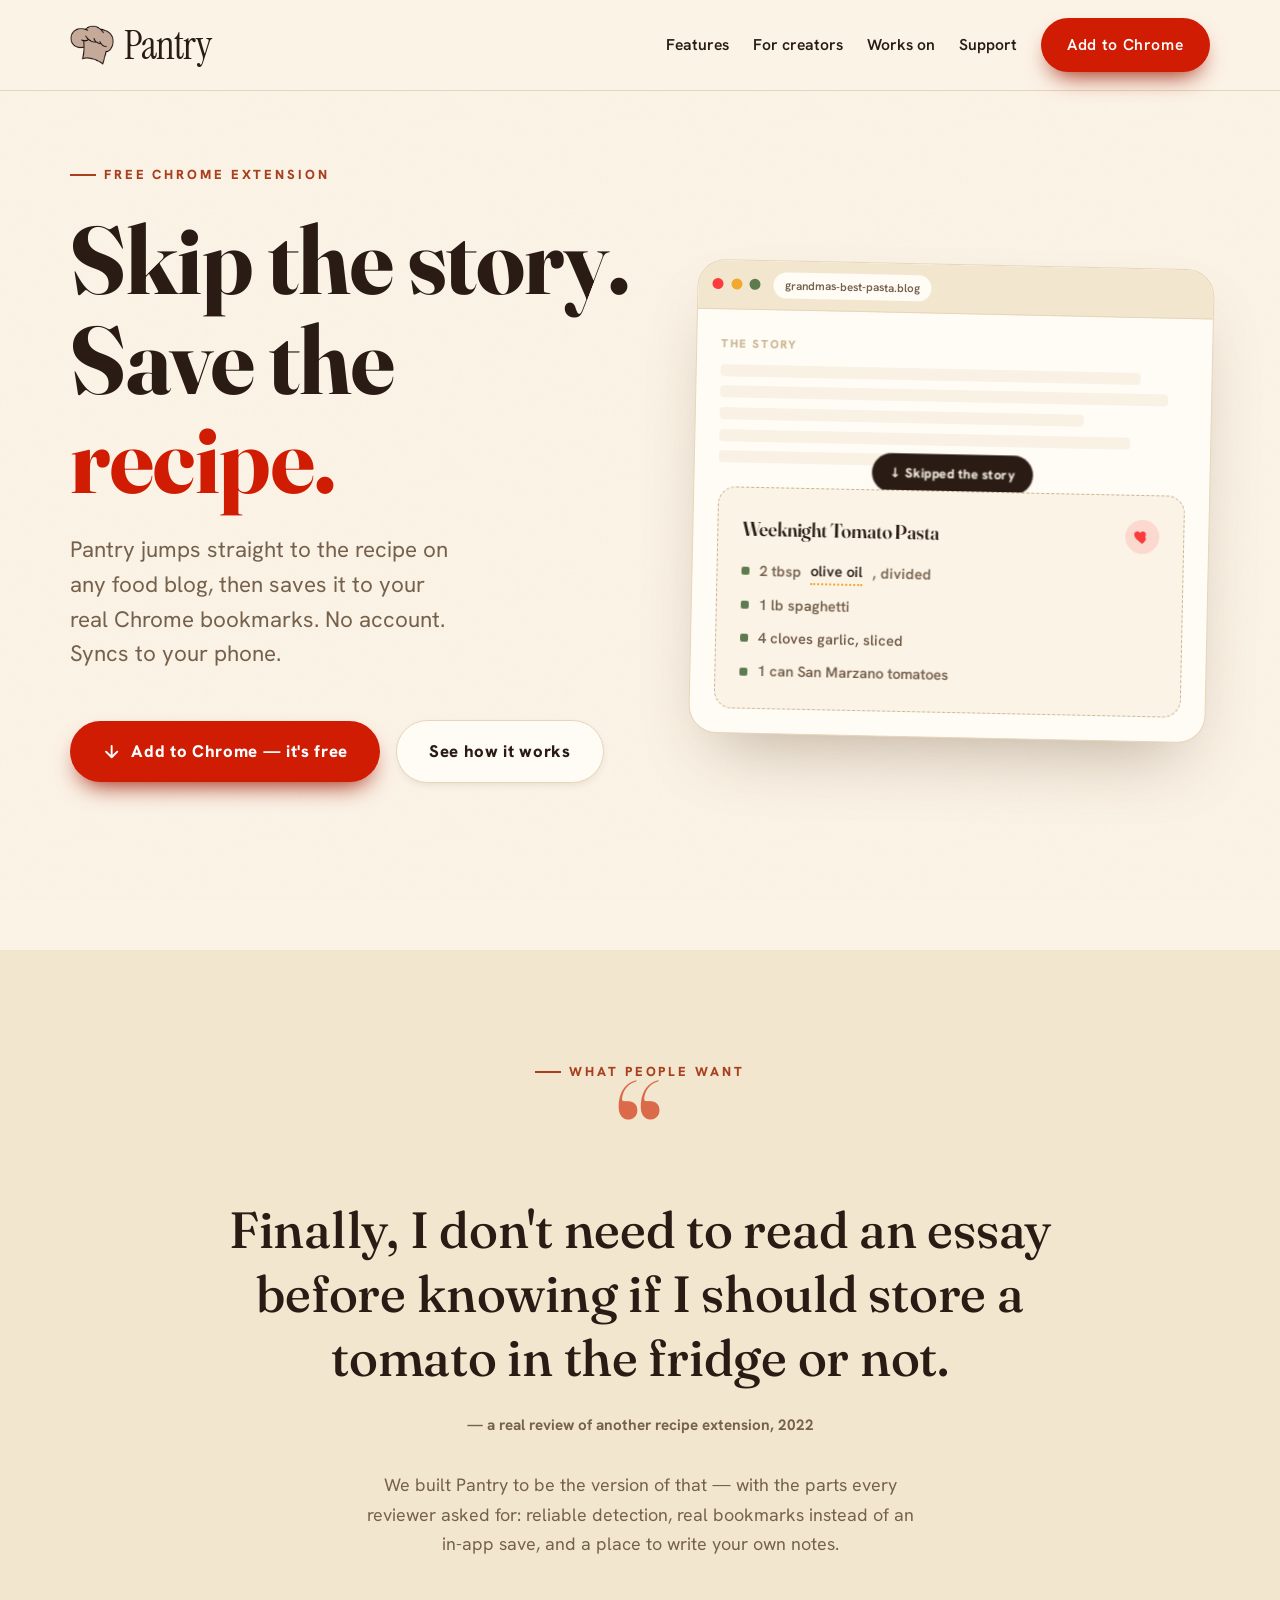
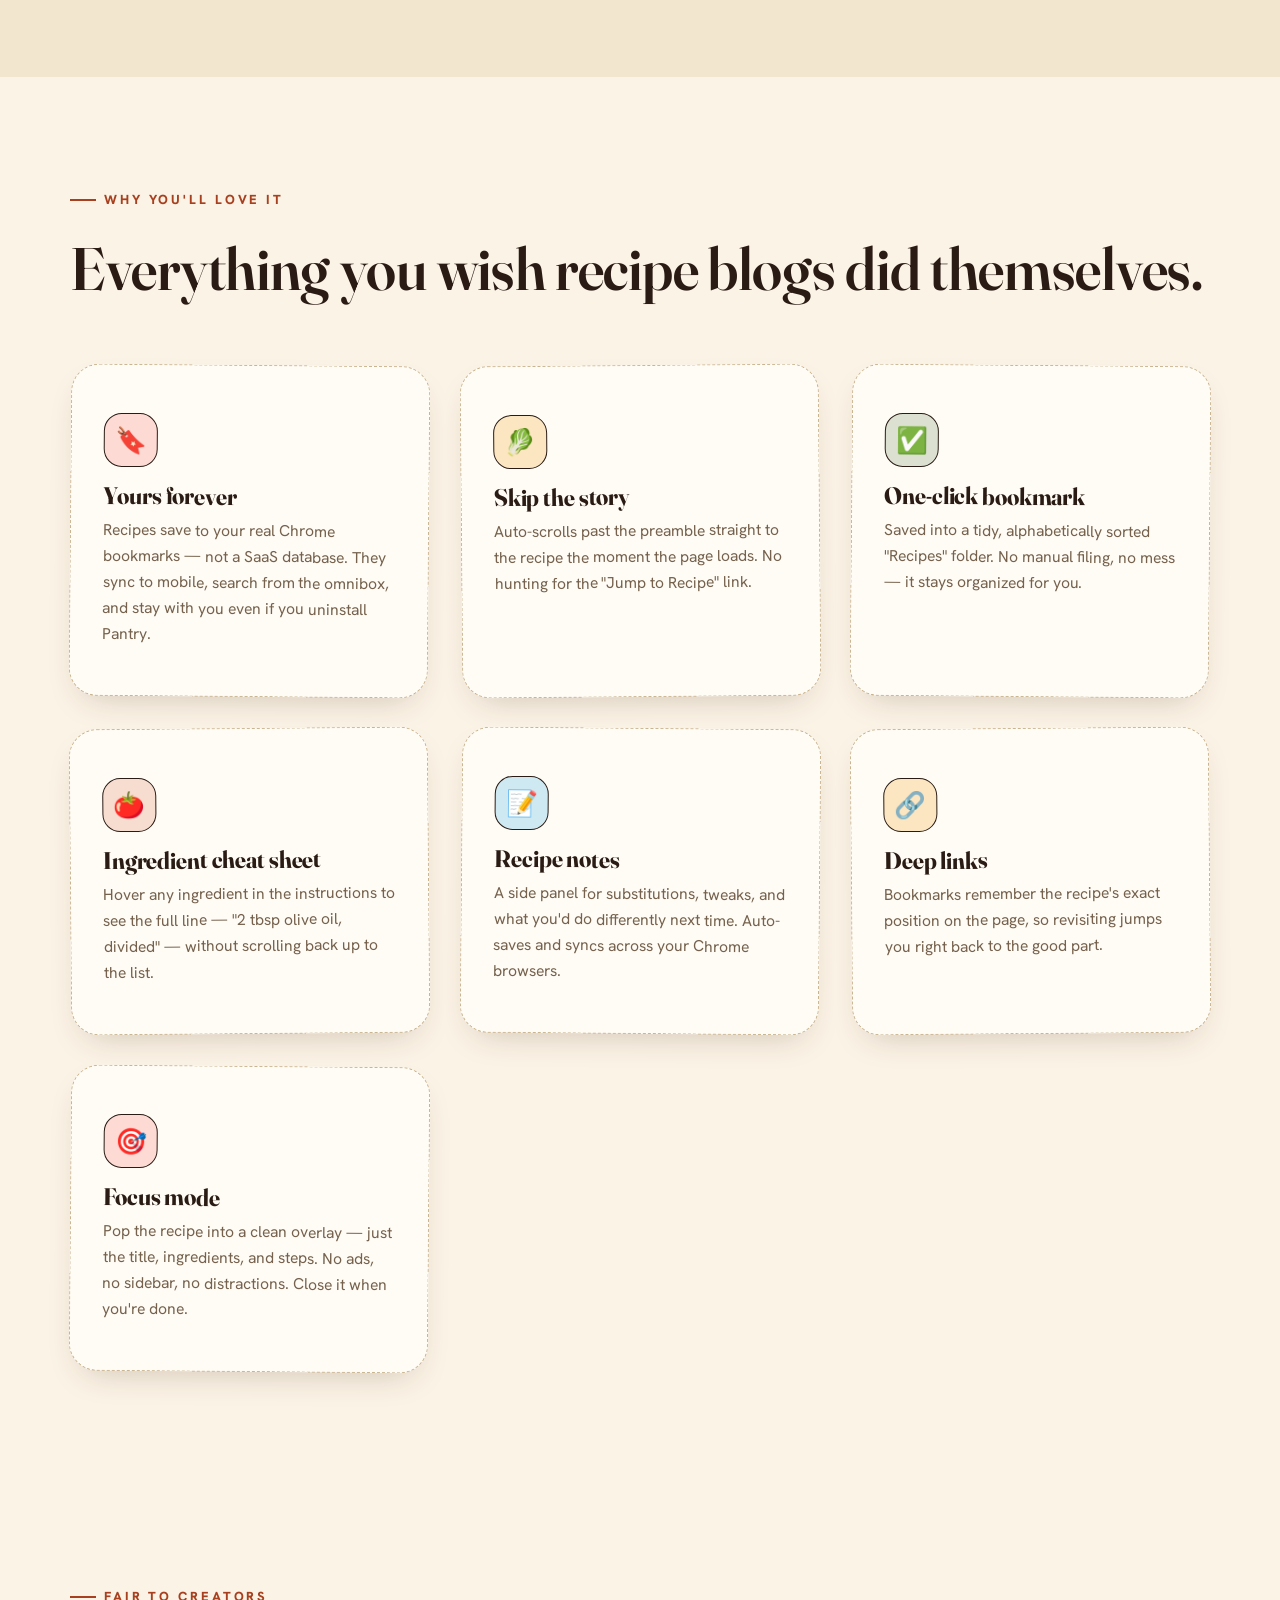
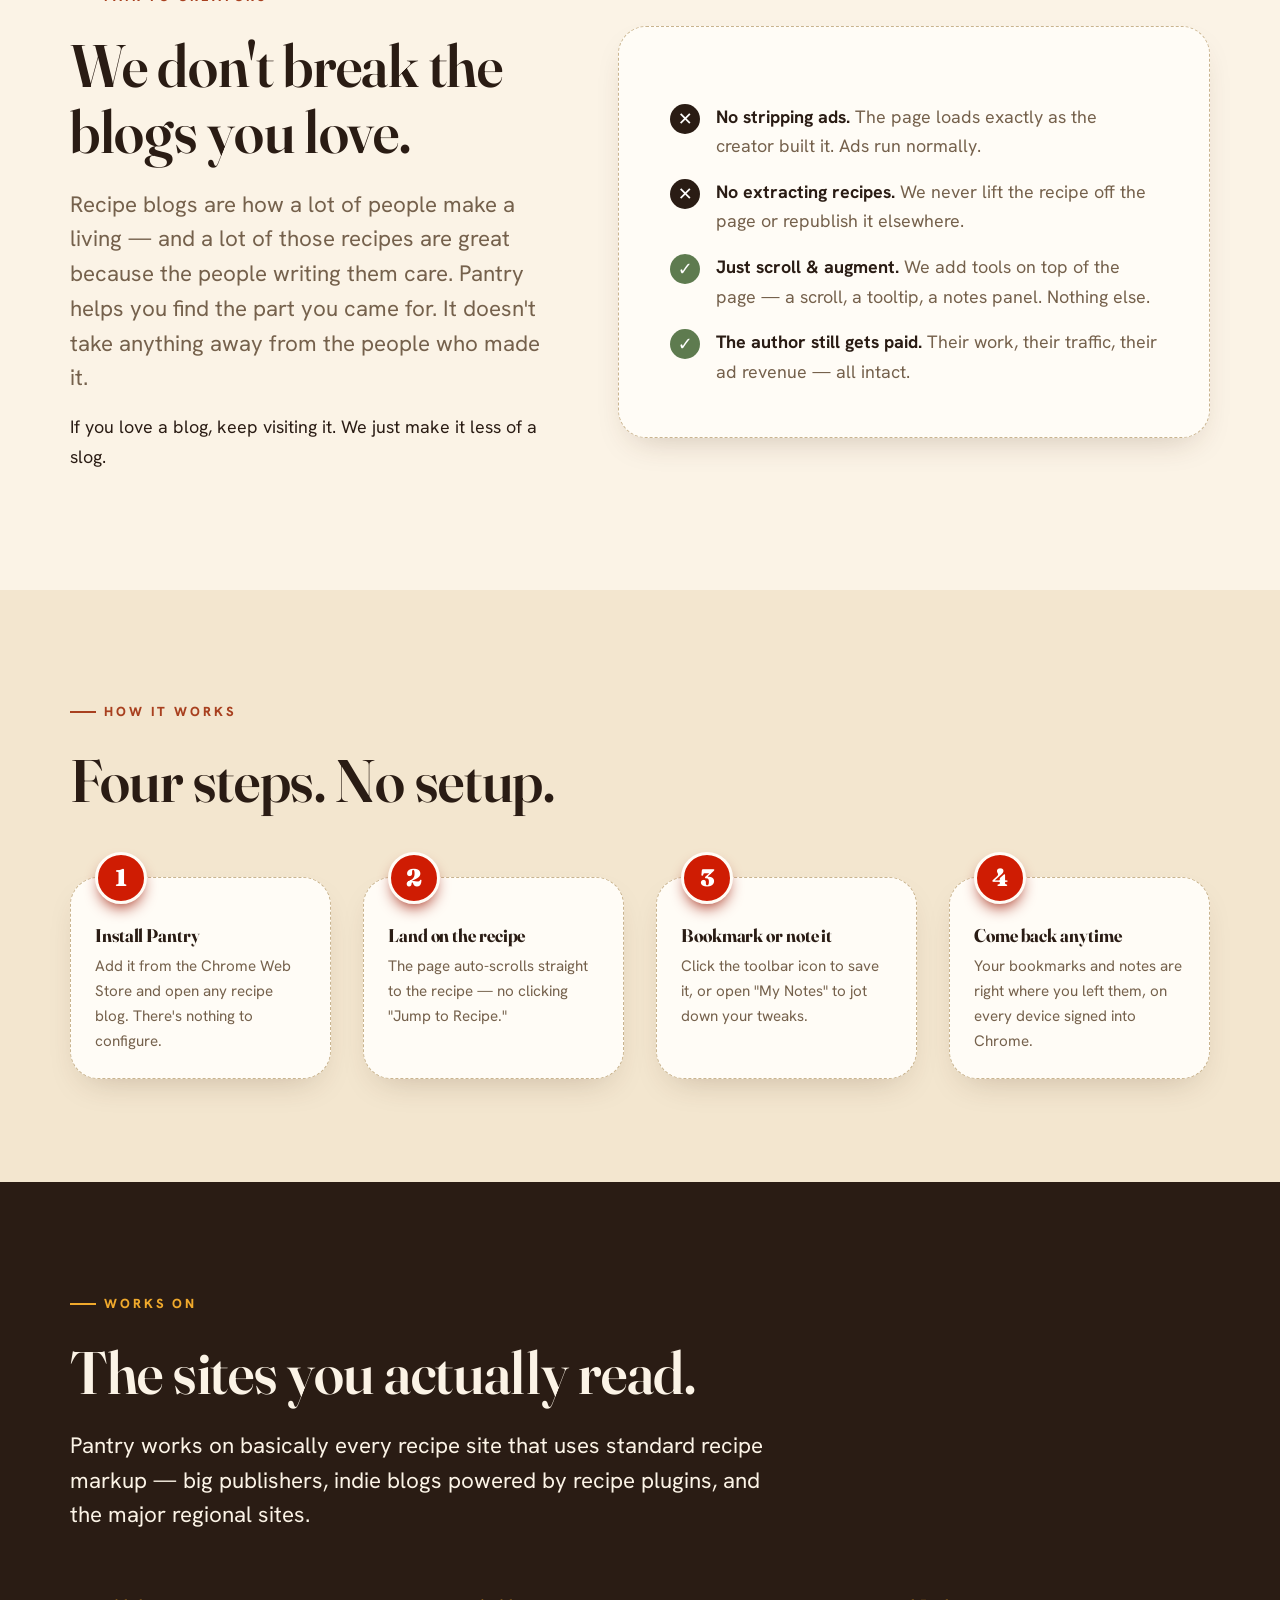
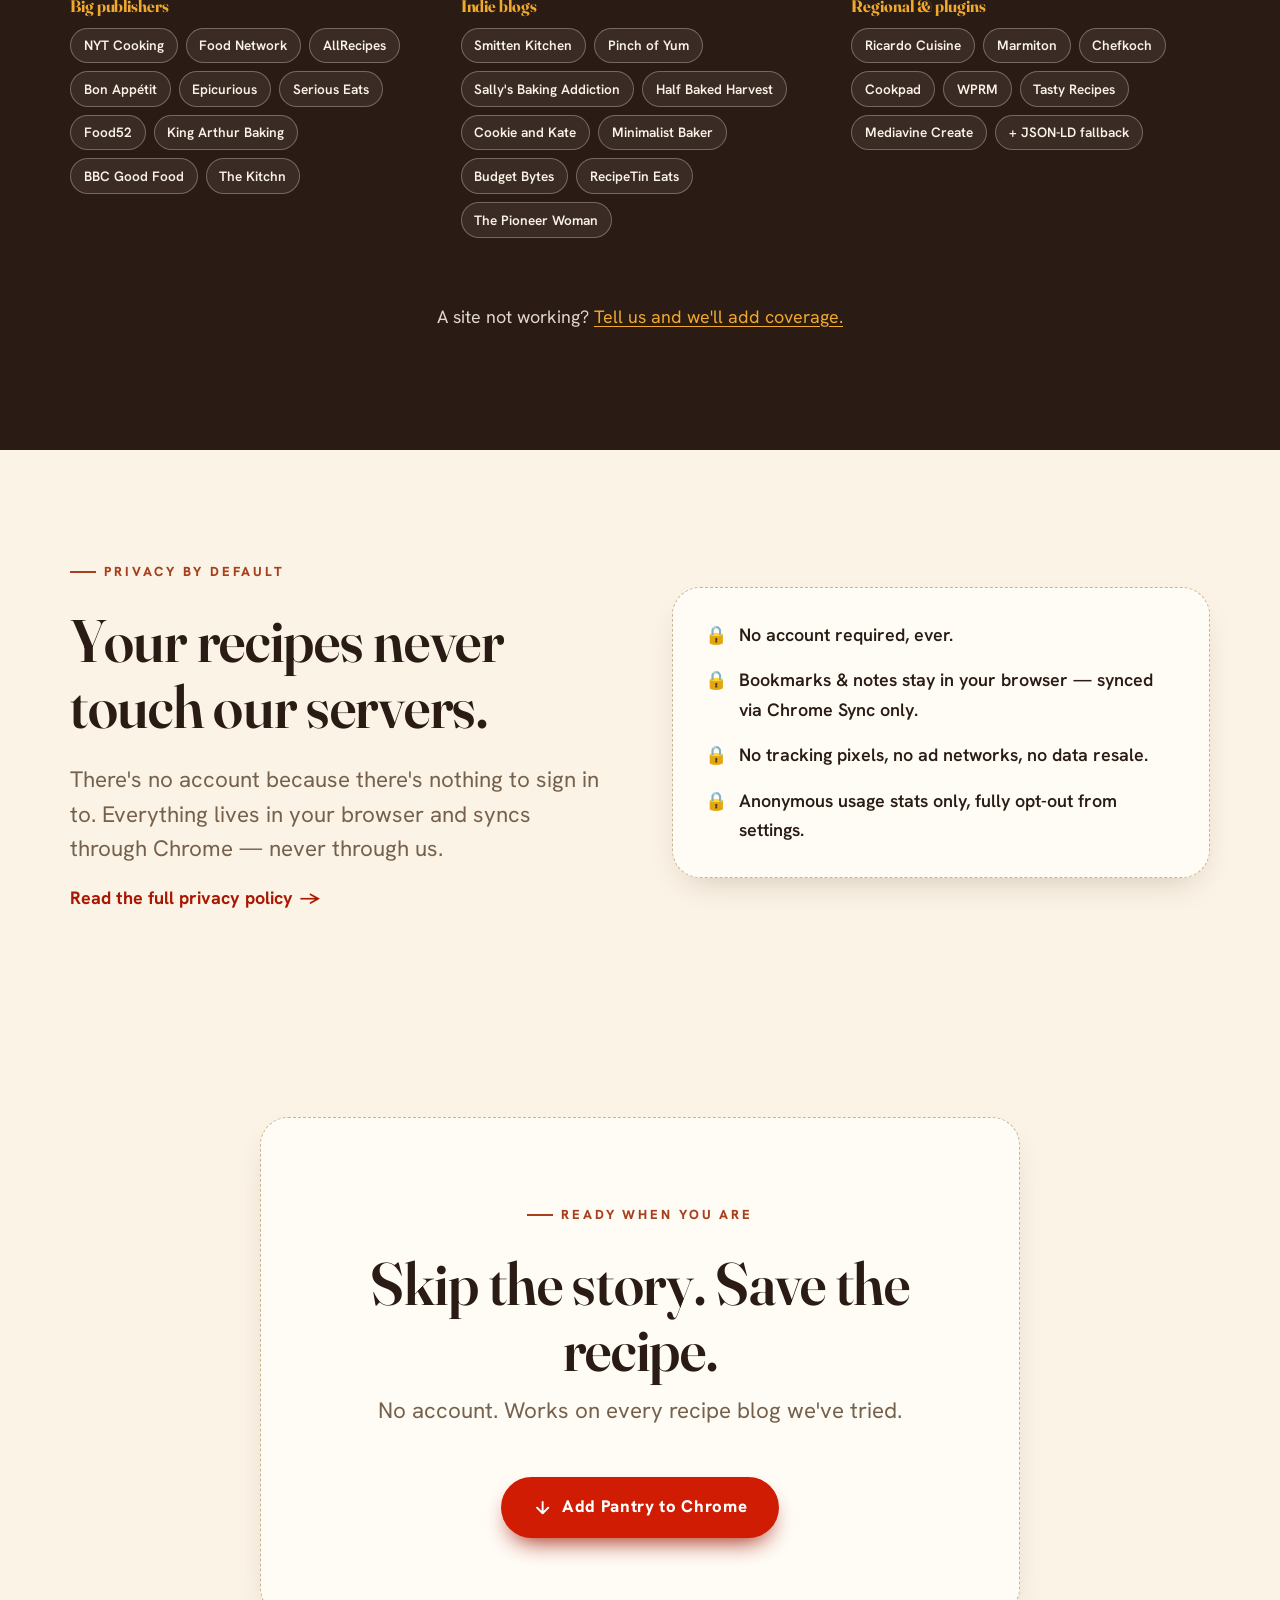
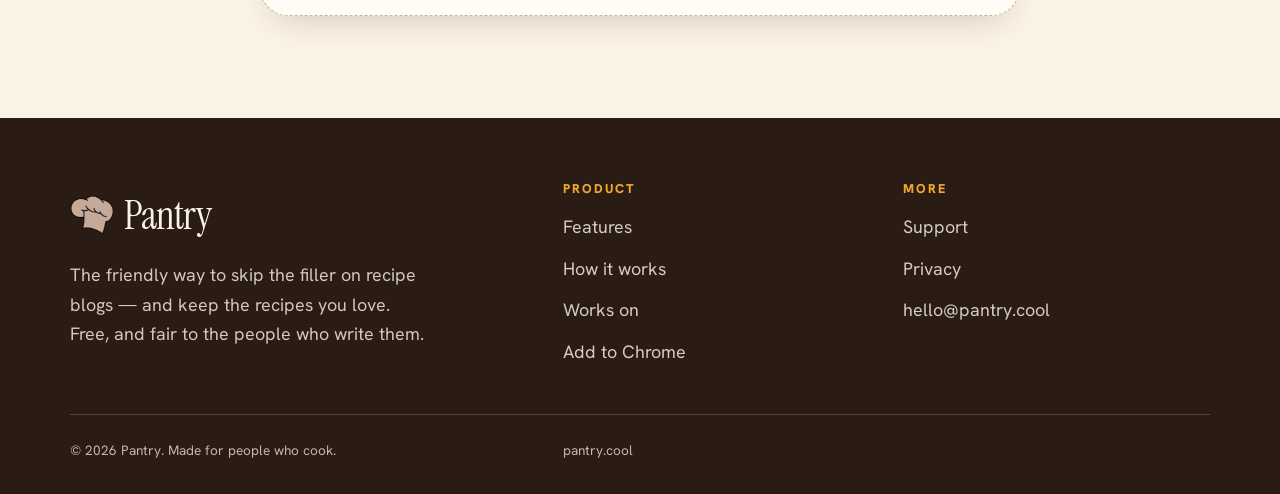
<file: index.html>
<!DOCTYPE html>
<html lang="en" class="no-js">
<head>
  <meta charset="UTF-8" />
  <meta name="viewport" content="width=device-width, initial-scale=1.0" />
  <title>Pantry — Skip the Story. Save the Recipe.</title>
  <meta name="description" content="Skip the story. Save the recipe. Pantry jumps to the recipe on any food blog and saves it to your Chrome bookmarks — no account, syncs to your phone." />
  <link rel="canonical" href="https://pantry.cool/" />
  <meta name="theme-color" content="#fbf3e6" />

  <!-- Open Graph / Twitter -->
  <meta property="og:type" content="website" />
  <meta property="og:site_name" content="Pantry" />
  <meta property="og:title" content="Pantry — Skip the Story. Save the Recipe." />
  <meta property="og:description" content="Pantry jumps to the recipe on any food blog and saves it to your Chrome bookmarks — no account, syncs to your phone." />
  <meta property="og:url" content="https://pantry.cool/" />
  <meta property="og:image" content="https://pantry.cool/assets/og.png" />
  <meta property="og:image:width" content="1200" />
  <meta property="og:image:height" content="630" />
  <meta property="og:image:alt" content="Pantry — Skip the story. Save the recipe." />
  <meta name="twitter:card" content="summary_large_image" />
  <meta name="twitter:title" content="Pantry — Skip the Story. Save the Recipe." />
  <meta name="twitter:description" content="Jump to the recipe on any food blog and save it to your Chrome bookmarks. No account. Syncs to your phone." />
  <meta name="twitter:image" content="https://pantry.cool/assets/og.png" />

  <!-- Favicons -->
  <link rel="icon" type="image/png" sizes="512x512" href="/assets/icon-512.png" />
  <link rel="icon" type="image/png" sizes="128x128" href="/assets/icon-128.png" />
  <link rel="apple-touch-icon" href="/assets/icon-512.png" />

  <!-- Fonts -->
  <link rel="preconnect" href="https://fonts.googleapis.com" />
  <link rel="preconnect" href="https://fonts.gstatic.com" crossorigin />
  <link href="https://fonts.googleapis.com/css2?family=Fraunces:ital,opsz,wght@0,9..144,400;0,9..144,600;0,9..144,900;1,9..144,400&family=Hanken+Grotesk:wght@400;500;600;700;800&family=Instrument+Serif&display=swap" rel="stylesheet" />

  <link rel="stylesheet" href="/css/styles.css" />
  <script>document.documentElement.classList.remove('no-js');</script>

  <!-- Structured data -->
  <script type="application/ld+json">
  {
    "@context": "https://schema.org",
    "@type": "SoftwareApplication",
    "name": "Pantry",
    "applicationCategory": "BrowserApplication",
    "operatingSystem": "Chrome",
    "offers": { "@type": "Offer", "price": "0", "priceCurrency": "USD" },
    "description": "Pantry jumps to the recipe on any food blog and saves it to your Chrome bookmarks — no account, syncs to your phone.",
    "url": "https://pantry.cool/"
  }
  </script>
</head>
<body>
  <a class="skip-link" href="#main">Skip to content</a>

  <header class="site-header">
    <div class="wrap">
      <a class="brand" href="/">
        <img src="/assets/icon-128.png" alt="" width="34" height="34" />
        Pantry
      </a>
      <nav class="nav" aria-label="Primary">
        <button class="nav-toggle" aria-expanded="false" aria-controls="nav-links" aria-label="Menu">
          <span></span><span></span><span></span>
        </button>
        <div class="nav-links" id="nav-links">
          <a href="#features">Features</a>
          <a href="#creators">For creators</a>
          <a href="#works-on">Works on</a>
          <a href="/support.html">Support</a>
          <a class="btn" href="https://chromewebstore.google.com/detail/recipe-box/lcfhmcjffbgobdkdhnmmglogcbfkccpc">Add to Chrome</a>
        </div>
      </nav>
    </div>
  </header>

  <main id="main">

    <!-- ===================================================== HERO -->
    <section class="hero">
      <div class="wrap">
        <div class="hero-copy">
          <p class="eyebrow reveal">Free Chrome extension</p>
          <h1 class="reveal">Skip the story.<br />Save the <span class="pop">recipe.</span></h1>
          <p class="lead reveal">Pantry jumps straight to the recipe on any food blog, then saves it to your real Chrome bookmarks. No account. Syncs to your phone.</p>
          <div class="hero-cta reveal">
            <a class="btn btn--lg" href="https://chromewebstore.google.com/detail/recipe-box/lcfhmcjffbgobdkdhnmmglogcbfkccpc">
              <svg viewBox="0 0 24 24" fill="none" stroke="currentColor" stroke-width="2.4" stroke-linecap="round" stroke-linejoin="round" aria-hidden="true"><path d="M12 5v14M5 12l7 7 7-7"/></svg>
              Add to Chrome — it's free
            </a>
            <a class="btn btn--ghost btn--lg" href="#how">See how it works</a>
          </div>
          <p class="hero-trust reveal">
            <span>No account</span>
            <span>No ads stripped</span>
            <span>Syncs across devices</span>
          </p>
        </div>

        <!-- Live "skip the story" demo -->
        <div class="hero-visual reveal">
          <div class="demo" data-demo aria-hidden="true">
            <div class="demo-bar">
              <i></i><i></i><i></i>
              <span class="url">grandmas-best-pasta.blog</span>
            </div>
            <div class="demo-body">
              <p class="story-label">The story</p>
              <div class="story">
                <p></p><p></p><p></p><p></p><p></p>
              </div>
              <div class="skip-pill">↓ Skipped the story</div>
              <div class="recipe-card">
                <h4>
                  Weeknight Tomato Pasta
                  <span class="heart" title="Saved to bookmarks">
                    <svg viewBox="0 0 24 24" fill="currentColor" aria-hidden="true"><path d="M12 21s-7.5-4.9-10-9.1C.4 9 1.3 5.7 4.2 4.8c2-.6 3.9.3 4.8 1.9.9-1.6 2.8-2.5 4.8-1.9 2.9.9 3.8 4.2 2.2 7.1C19.5 16.1 12 21 12 21z"/></svg>
                  </span>
                </h4>
                <ul>
                  <li>2 tbsp <span class="hint">olive oil</span>, divided</li>
                  <li>1 lb spaghetti</li>
                  <li>4 cloves garlic, sliced</li>
                  <li>1 can San Marzano tomatoes</li>
                </ul>
              </div>
            </div>
          </div>
        </div>
      </div>
    </section>

    <!-- ============================================== PULL QUOTE -->
    <section class="band-cream">
      <div class="wrap quote-wrap">
        <p class="eyebrow" style="justify-content:center">What people want</p>
        <blockquote class="bigquote">
          Finally, I don't need to read an essay before knowing if I should store a tomato in the fridge or not.
        </blockquote>
        <p class="quote-cite">— a real review of another recipe extension, 2022</p>
        <p class="quote-note">We built Pantry to be the version of that — with the parts every reviewer asked for: reliable detection, real bookmarks instead of an in-app save, and a place to write your own notes.</p>
      </div>
    </section>

    <!-- ================================================ FEATURES -->
    <section id="features">
      <div class="wrap">
        <p class="eyebrow">Why you'll love it</p>
        <h2>Everything you wish recipe&nbsp;blogs did themselves.</h2>
        <div class="feature-grid">
          <article class="feature stitched">
            <div class="ico" aria-hidden="true">🔖</div>
            <h3>Yours forever</h3>
            <p>Recipes save to your real Chrome bookmarks — not a SaaS database. They sync to mobile, search from the omnibox, and stay with you even if you uninstall Pantry.</p>
          </article>
          <article class="feature stitched">
            <div class="ico" aria-hidden="true">🥬</div>
            <h3>Skip the story</h3>
            <p>Auto-scrolls past the preamble straight to the recipe the moment the page loads. No hunting for the "Jump to Recipe" link.</p>
          </article>
          <article class="feature stitched">
            <div class="ico" aria-hidden="true">✅</div>
            <h3>One-click bookmark</h3>
            <p>Saved into a tidy, alphabetically sorted "Recipes" folder. No manual filing, no mess — it stays organized for you.</p>
          </article>
          <article class="feature stitched">
            <div class="ico" aria-hidden="true">🍅</div>
            <h3>Ingredient cheat sheet</h3>
            <p>Hover any ingredient in the instructions to see the full line — "2 tbsp olive oil, divided" — without scrolling back up to the list.</p>
          </article>
          <article class="feature stitched">
            <div class="ico" aria-hidden="true">📝</div>
            <h3>Recipe notes</h3>
            <p>A side panel for substitutions, tweaks, and what you'd do differently next time. Auto-saves and syncs across your Chrome browsers.</p>
          </article>
          <article class="feature stitched">
            <div class="ico" aria-hidden="true">🔗</div>
            <h3>Deep links</h3>
            <p>Bookmarks remember the recipe's exact position on the page, so revisiting jumps you right back to the good part.</p>
          </article>
          <article class="feature stitched">
            <div class="ico" aria-hidden="true">🎯</div>
            <h3>Focus mode</h3>
            <p>Pop the recipe into a clean overlay — just the title, ingredients, and steps. No ads, no sidebar, no distractions. Close it when you're done.</p>
          </article>
        </div>
      </div>
    </section>

    <!-- ========================================= FAIR TO CREATORS -->
    <section id="creators" class="creators">
      <div class="wrap">
        <div class="creators-intro">
          <p class="eyebrow">Fair to creators</p>
          <h2>We don't break the blogs you love.</h2>
          <p class="lead">Recipe blogs are how a lot of people make a living — and a lot of those recipes are great because the people writing them care. Pantry helps you find the part you came for. It doesn't take anything away from the people who made it.</p>
          <p>If you love a blog, keep visiting it. We just make it less of a slog.</p>
        </div>
        <div class="panel stitched">
          <ul>
            <li class="no">
              <span class="mark" aria-hidden="true">✕</span>
              <span><b>No stripping ads.</b> The page loads exactly as the creator built it. Ads run normally.</span>
            </li>
            <li class="no">
              <span class="mark" aria-hidden="true">✕</span>
              <span><b>No extracting recipes.</b> We never lift the recipe off the page or republish it elsewhere.</span>
            </li>
            <li>
              <span class="mark" aria-hidden="true">✓</span>
              <span><b>Just scroll &amp; augment.</b> We add tools on top of the page — a scroll, a tooltip, a notes panel. Nothing else.</span>
            </li>
            <li>
              <span class="mark" aria-hidden="true">✓</span>
              <span><b>The author still gets paid.</b> Their work, their traffic, their ad revenue — all intact.</span>
            </li>
          </ul>
        </div>
      </div>
    </section>

    <!-- ============================================= HOW IT WORKS -->
    <section id="how" class="band-cream">
      <div class="wrap">
        <p class="eyebrow">How it works</p>
        <h2>Four steps. No setup.</h2>
        <div class="steps">
          <article class="step stitched">
            <h3>Install Pantry</h3>
            <p>Add it from the Chrome Web Store and open any recipe blog. There's nothing to configure.</p>
          </article>
          <article class="step stitched">
            <h3>Land on the recipe</h3>
            <p>The page auto-scrolls straight to the recipe — no clicking "Jump to Recipe."</p>
          </article>
          <article class="step stitched">
            <h3>Bookmark or note it</h3>
            <p>Click the toolbar icon to save it, or open "My Notes" to jot down your tweaks.</p>
          </article>
          <article class="step stitched">
            <h3>Come back anytime</h3>
            <p>Your bookmarks and notes are right where you left them, on every device signed into Chrome.</p>
          </article>
        </div>
      </div>
    </section>

    <!-- ================================================ WORKS ON -->
    <section id="works-on" class="band-ink works">
      <div class="wrap">
        <p class="eyebrow">Works on</p>
        <h2>The sites you actually read.</h2>
        <p class="lead" style="color:var(--paper);max-width:54ch">Pantry works on basically every recipe site that uses standard recipe markup — big publishers, indie blogs powered by recipe plugins, and the major regional sites.</p>
        <div class="cols">
          <div class="col">
            <h3>Big publishers</h3>
            <div class="chips">
              <span class="chip">NYT Cooking</span><span class="chip">Food Network</span><span class="chip">AllRecipes</span><span class="chip">Bon Appétit</span><span class="chip">Epicurious</span><span class="chip">Serious Eats</span><span class="chip">Food52</span><span class="chip">King Arthur Baking</span><span class="chip">BBC Good Food</span><span class="chip">The Kitchn</span>
            </div>
          </div>
          <div class="col">
            <h3>Indie blogs</h3>
            <div class="chips">
              <span class="chip">Smitten Kitchen</span><span class="chip">Pinch of Yum</span><span class="chip">Sally's Baking Addiction</span><span class="chip">Half Baked Harvest</span><span class="chip">Cookie and Kate</span><span class="chip">Minimalist Baker</span><span class="chip">Budget Bytes</span><span class="chip">RecipeTin Eats</span><span class="chip">The Pioneer Woman</span>
            </div>
          </div>
          <div class="col">
            <h3>Regional &amp; plugins</h3>
            <div class="chips">
              <span class="chip">Ricardo Cuisine</span><span class="chip">Marmiton</span><span class="chip">Chefkoch</span><span class="chip">Cookpad</span><span class="chip">WPRM</span><span class="chip">Tasty Recipes</span><span class="chip">Mediavine Create</span><span class="chip">+ JSON-LD fallback</span>
            </div>
          </div>
        </div>
        <p class="works-foot">A site not working? <a href="/support.html">Tell us and we'll add coverage.</a></p>
      </div>
    </section>

    <!-- ================================================= PRIVACY -->
    <section class="privacy-strip">
      <div class="wrap">
        <div>
          <p class="eyebrow">Privacy by default</p>
          <h2>Your recipes never touch our&nbsp;servers.</h2>
          <p class="lead">There's no account because there's nothing to sign in to. Everything lives in your browser and syncs through Chrome — never through us.</p>
          <a class="link-arrow" href="/privacy.html">Read the full privacy policy <span aria-hidden="true">→</span></a>
        </div>
        <ul class="privacy-list stitched" style="padding:var(--s-6)">
          <li>No account required, ever.</li>
          <li>Bookmarks &amp; notes stay in your browser — synced via Chrome Sync only.</li>
          <li>No tracking pixels, no ad networks, no data resale.</li>
          <li>Anonymous usage stats only, fully opt-out from settings.</li>
        </ul>
      </div>
    </section>

    <!-- =============================================== FINAL CTA -->
    <section class="final">
      <div class="wrap">
        <div class="panel stitched">
          <p class="eyebrow" style="justify-content:center">Ready when you are</p>
          <h2>Skip the story. Save the recipe.</h2>
          <p class="lead">No account. Works on every recipe blog we've tried.</p>
          <div class="hero-cta">
            <a class="btn btn--lg" href="https://chromewebstore.google.com/detail/recipe-box/lcfhmcjffbgobdkdhnmmglogcbfkccpc">
              <svg viewBox="0 0 24 24" fill="none" stroke="currentColor" stroke-width="2.4" stroke-linecap="round" stroke-linejoin="round" aria-hidden="true"><path d="M12 5v14M5 12l7 7 7-7"/></svg>
              Add Pantry to Chrome
            </a>
          </div>
        </div>
      </div>
    </section>
  </main>

  <!-- =================================================== FOOTER -->
  <footer class="site-footer">
    <div class="wrap">
      <div class="brand-col">
        <a class="brand" href="/">
          <img src="/assets/icon-128.png" alt="" width="34" height="34" />
          Pantry
        </a>
        <p>The friendly way to skip the filler on recipe blogs — and keep the recipes you love. Free, and fair to the people who write them.</p>
      </div>
      <div>
        <h4>Product</h4>
        <ul>
          <li><a href="#features">Features</a></li>
          <li><a href="#how">How it works</a></li>
          <li><a href="#works-on">Works on</a></li>
          <li><a href="https://chromewebstore.google.com/detail/recipe-box/lcfhmcjffbgobdkdhnmmglogcbfkccpc">Add to Chrome</a></li>
        </ul>
      </div>
      <div>
        <h4>More</h4>
        <ul>
          <li><a href="/support.html">Support</a></li>
          <li><a href="/privacy.html">Privacy</a></li>
          <li><a href="mailto:hello@pantry.cool">hello@pantry.cool</a></li>
        </ul>
      </div>
    </div>
    <div class="wrap footer-base">
      <span>© <span data-year>2026</span> Pantry. Made for people who cook.</span>
      <span>pantry.cool</span>
    </div>
  </footer>

<script src="/js/main.js"></script>
</body>
</html>
</file>
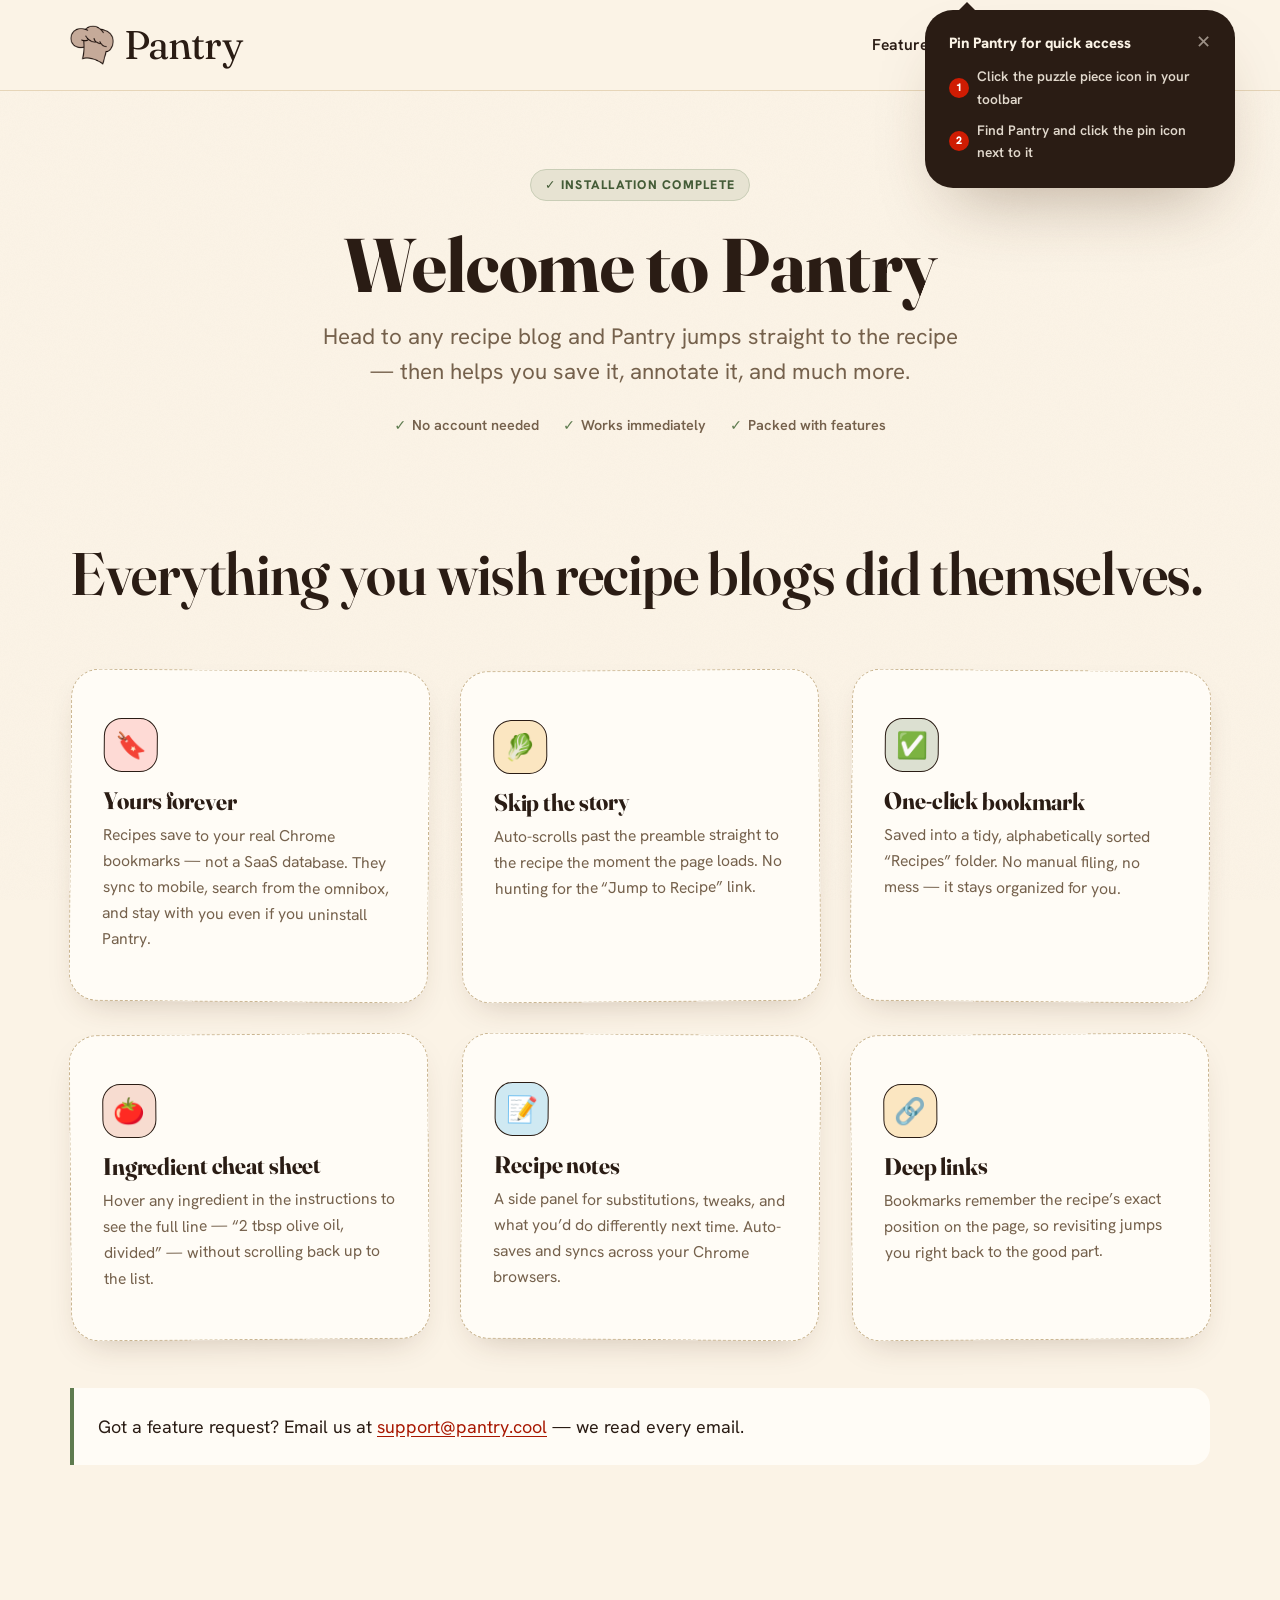
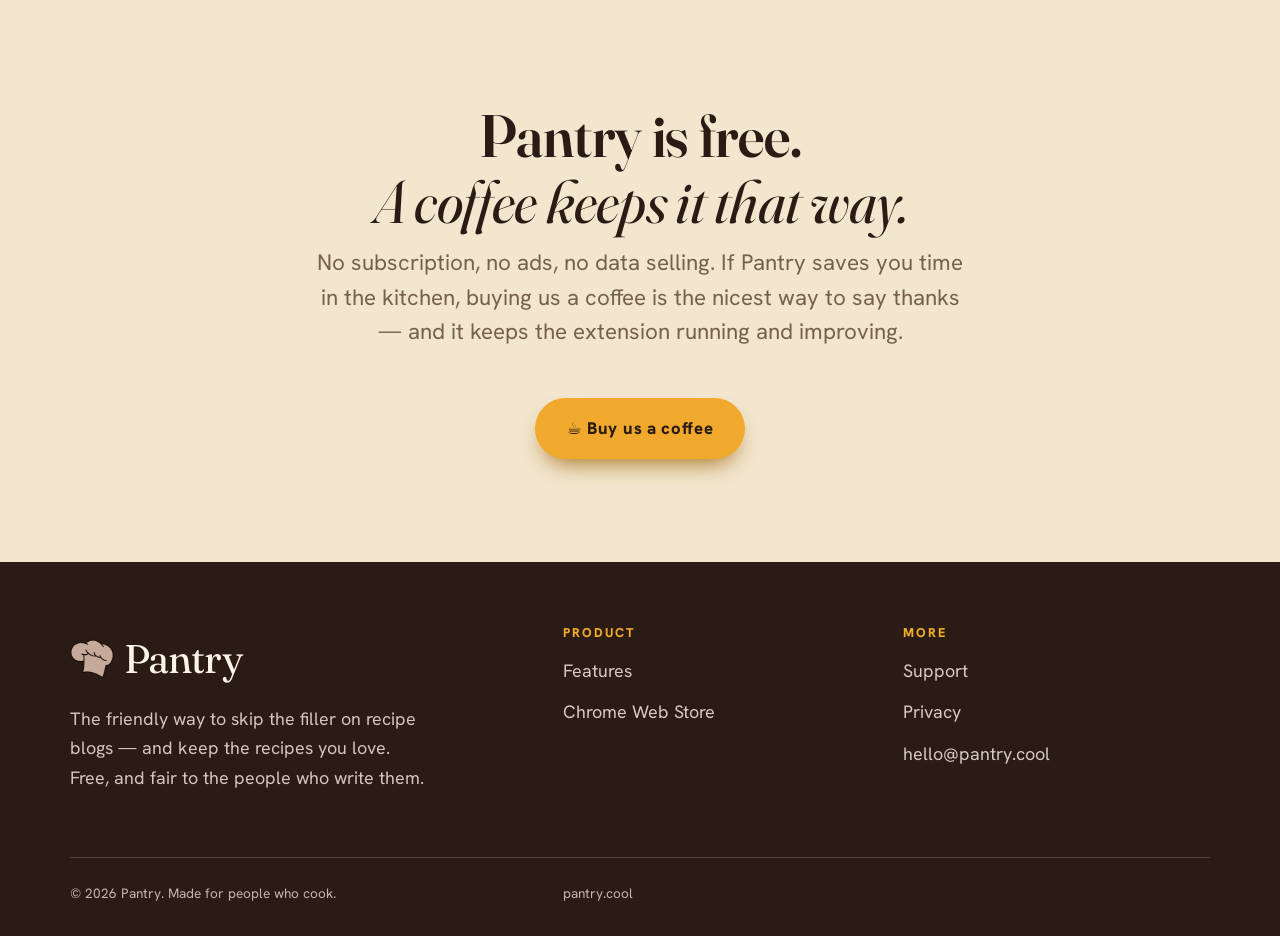
<file: install.html>
<!DOCTYPE html>
<html lang="en" class="no-js">
<head>
  <meta charset="UTF-8" />
  <meta name="viewport" content="width=device-width, initial-scale=1.0" />
  <title>Welcome to Pantry</title>
  <meta name="description" content="You've installed Pantry. Here's everything it can do for you." />
  <meta name="robots" content="noindex, nofollow" />
  <meta name="theme-color" content="#fbf3e6" />

  <link rel="icon" type="image/png" sizes="512x512" href="/assets/icon-512.png" />
  <link rel="icon" type="image/png" sizes="128x128" href="/assets/icon-128.png" />
  <link rel="apple-touch-icon" href="/assets/icon-512.png" />

  <link rel="preconnect" href="https://fonts.googleapis.com" />
  <link rel="preconnect" href="https://fonts.gstatic.com" crossorigin />
  <link href="https://fonts.googleapis.com/css2?family=Fraunces:ital,opsz,wght@0,9..144,400;0,9..144,600;0,9..144,900;1,9..144,400&family=Hanken+Grotesk:wght@400;500;600;700;800&display=swap" rel="stylesheet" />

  <link rel="stylesheet" href="/css/styles.css" />
  <script>document.documentElement.classList.remove('no-js');</script>

  <style>
    /* --------------------------------------------------------- Pin toast */
    .pin-toast {
      position: fixed;
      top: 10px;
      right: 45px;
      z-index: 200;
      width: min(310px, calc(100vw - 32px));
      background: var(--ink);
      color: var(--paper);
      border-radius: var(--r-lg);
      padding: var(--s-5);
      box-shadow: var(--shadow-lg);
      animation: toastIn 0.5s var(--ease) 1s both;
    }
    /* Arrow pointing up toward the Chrome extensions area */
    .pin-toast::before {
      content: "";
      position: absolute;
      top: -8px;
      left: 34px;
      width: 0; height: 0;
      border: 8px solid transparent;
      border-top: 0;
      border-bottom-color: var(--ink);
    }
    .pin-toast-header {
      display: flex;
      align-items: flex-start;
      justify-content: space-between;
      gap: var(--s-3);
      margin-bottom: var(--s-3);
    }
    .pin-toast-title {
      font-family: var(--body);
      font-weight: 800;
      font-size: 0.93rem;
      color: var(--paper);
      margin: 0;
      line-height: 1.3;
    }
    .pin-toast-dismiss {
      background: none;
      border: 0;
      cursor: pointer;
      color: color-mix(in srgb, var(--paper) 55%, transparent);
      font-size: 1.1rem;
      line-height: 1;
      padding: 0;
      flex: none;
      transition: color 0.15s;
    }
    .pin-toast-dismiss:hover { color: var(--paper); }
    .pin-steps {
      list-style: none;
      margin: 0;
      padding: 0;
      display: grid;
      gap: var(--s-2);
    }
    .pin-steps li {
      display: flex;
      align-items: center;
      gap: var(--s-2);
      font-size: 0.86rem;
      font-weight: 600;
      color: color-mix(in srgb, var(--paper) 88%, transparent);
    }
    .pin-steps .sn {
      width: 20px; height: 20px;
      border-radius: 50%;
      background: var(--tomato-deep);
      color: #fff;
      display: grid;
      place-items: center;
      font-size: 0.68rem;
      font-weight: 900;
      flex: none;
    }
    .pin-toast.dismissed {
      animation: toastOut 0.3s var(--ease) forwards;
      pointer-events: none;
    }
    .no-js .pin-toast { animation: none; opacity: 1; transform: none; }

    /* -------------------------------------------------- Welcome hero */
    .install-hero {
      padding-top: clamp(var(--s-7), 6vw, var(--s-9));
      padding-bottom: 0;
      text-align: center;
    }
    .install-hero .wrap { max-width: 680px; }
    .install-badge {
      display: inline-flex;
      align-items: center;
      gap: 0.45em;
      background: color-mix(in srgb, var(--herb) 13%, var(--paper));
      color: var(--herb-deep);
      border: 1.5px solid color-mix(in srgb, var(--herb) 32%, var(--paper));
      border-radius: var(--r-pill);
      font-weight: 800;
      font-size: 0.78rem;
      letter-spacing: 0.1em;
      text-transform: uppercase;
      padding: 0.4em 1.1em;
      margin-bottom: var(--s-5);
    }
    .install-hero h1 {
      font-size: clamp(2.5rem, 1.2rem + 5vw, 4.75rem);
      margin-bottom: var(--s-4);
    }
    .install-hero .lead {
      max-width: 50ch;
      margin-inline: auto;
    }
    .install-trust {
      display: flex;
      flex-wrap: wrap;
      justify-content: center;
      gap: var(--s-2) var(--s-5);
      margin-top: var(--s-5);
      font-size: 0.9rem;
      color: var(--ink-soft);
      font-weight: 600;
    }
    .install-trust span { display: inline-flex; align-items: center; gap: 0.4em; }
    .install-trust span::before { content: "✓"; color: var(--herb); font-weight: 900; }

    /* ------------------------------------------------- Pin section */
    .pin-section { padding-bottom: 0; }
    .pin-card {
      max-width: 680px;
      margin-inline: auto;
      padding: clamp(var(--s-6), 4vw, var(--s-8));
      text-align: center;
    }
    .pin-card-icon { font-size: 2.4rem; margin-bottom: var(--s-4); }
    .pin-card h2 {
      font-size: clamp(1.5rem, 1rem + 2vw, 2.4rem);
      margin-bottom: var(--s-3);
    }
    .pin-card > p { color: var(--ink-soft); max-width: 44ch; margin-inline: auto; margin-bottom: 0; }
    .pin-instructions {
      list-style: none;
      padding: 0;
      margin: var(--s-6) auto 0;
      display: flex;
      flex-direction: column;
      gap: var(--s-3);
      max-width: 480px;
      counter-reset: pstep;
      text-align: left;
    }
    .pin-instructions li {
      counter-increment: pstep;
      display: flex;
      align-items: center;
      gap: var(--s-4);
      background: var(--paper);
      border: 1.5px solid var(--line);
      border-radius: var(--r-md);
      padding: var(--s-3) var(--s-5);
      font-size: 0.95rem;
      font-weight: 600;
      color: var(--ink);
    }
    .pin-instructions li::before {
      content: counter(pstep);
      width: 28px; height: 28px;
      border-radius: 50%;
      background: var(--tomato-deep);
      color: #fff;
      display: grid;
      place-items: center;
      font-size: 0.75rem;
      font-weight: 900;
      flex: none;
    }

    /* ------------------------------------------------ Coffee section */
    .coffee-section { text-align: center; }
    .coffee-section .wrap { max-width: 680px; }
    .coffee-section h2 { margin-bottom: var(--s-3); }
    .coffee-section .lead {
      max-width: 50ch;
      margin-inline: auto;
      margin-bottom: var(--s-7);
    }
    .btn--coffee {
      --btn-bg: #f0a92c;
      --btn-fg: #2a1c14;
      box-shadow: 0 12px 24px -10px color-mix(in srgb, #c27e08 80%, #000);
    }
    .btn--coffee:hover {
      background: #d98e10;
      box-shadow: 0 18px 30px -10px color-mix(in srgb, #d98e10 72%, #000);
    }
    .coffee-note {
      margin-top: var(--s-4);
      font-size: 0.88rem;
      color: var(--ink-soft);
      margin-bottom: 0;
    }

    @keyframes toastIn {
      from { opacity: 0; transform: translateX(calc(100% + 20px)); }
      to   { opacity: 1; transform: translateX(0); }
    }
    @keyframes toastOut {
      from { opacity: 1; transform: translateX(0); }
      to   { opacity: 0; transform: translateX(calc(100% + 20px)); }
    }
  </style>
</head>
<body>
  <a class="skip-link" href="#main">Skip to content</a>

  <!-- Pin toast — points up toward the Chrome extensions area (top-right toolbar) -->
  <aside class="pin-toast" id="pin-toast" role="note" aria-label="Pin Pantry">
    <div class="pin-toast-header">
      <p class="pin-toast-title">Pin Pantry for quick access</p>
      <button class="pin-toast-dismiss" id="pin-toast-dismiss" aria-label="Dismiss">&#x2715;</button>
    </div>
    <ol class="pin-steps">
      <li><span class="sn">1</span> Click the puzzle piece icon in your toolbar</li>
      <li><span class="sn">2</span> Find Pantry and click the pin icon next to it</li>
    </ol>
  </aside>

  <header class="site-header">
    <div class="wrap">
      <a class="brand" href="/">
        <img src="/assets/icon-128.png" alt="" width="34" height="34" />
        Pantry
      </a>
      <nav class="nav" aria-label="Primary">
        <button class="nav-toggle" aria-expanded="false" aria-controls="nav-links" aria-label="Menu">
          <span></span><span></span><span></span>
        </button>
        <div class="nav-links" id="nav-links">
          <a href="#features">Features</a>
          <a href="/support.html">Support</a>
          <!-- TODO: replace this URL with your actual Buy Me a Coffee page -->
          <a class="btn" href="https://www.buymeacoffee.com/pantry" target="_blank" rel="noopener">Buy us a coffee</a>
        </div>
      </nav>
    </div>
  </header>

  <main id="main">

    <!-- Welcome hero -->
    <section class="install-hero">
      <div class="wrap">
        <div class="install-badge">&#x2713; Installation complete</div>
        <h1>Welcome to Pantry</h1>
        <p class="lead">Head to any recipe blog and Pantry jumps straight to the recipe — then helps you save it, annotate it, and much more.</p>
        <div class="install-trust">
          <span>No account needed</span>
          <span>Works immediately</span>
          <span>Packed with features</span>
        </div>
      </div>
    </section>

    <!-- Pin the extension -->
    <!-- <section class="pin-section">
      <div class="wrap">
        <div class="pin-card stitched">
          <div class="pin-card-icon" aria-hidden="true">&#x1F4CC;</div>
          <h2>One quick step: pin Pantry to your toolbar</h2>
          <p>Pinning gives you one-click access to bookmark recipes and open your notes from any page.</p>
          <ol class="pin-instructions">
            <li>Click the puzzle piece &#x1F9E9; icon in the top-right of your browser</li>
            <li>Find Pantry and click the pin icon next to it</li>
            <li>The Pantry icon will appear in your toolbar &mdash; done!</li>
          </ol>
        </div>
      </div>
    </section> -->

    <!-- Features — mirrored from the homepage -->
    <section id="features">
      <div class="wrap">
        <!-- <p class="eyebrow">Why you'll love it</p> -->
        <h2>Everything you wish recipe&nbsp;blogs did themselves.</h2>
        <div class="feature-grid">
          <article class="feature stitched">
            <div class="ico" aria-hidden="true">&#x1F516;</div>
            <h3>Yours forever</h3>
            <p>Recipes save to your real Chrome bookmarks &mdash; not a SaaS database. They sync to mobile, search from the omnibox, and stay with you even if you uninstall Pantry.</p>
          </article>
          <article class="feature stitched">
            <div class="ico" aria-hidden="true">&#x1F96C;</div>
            <h3>Skip the story</h3>
            <p>Auto-scrolls past the preamble straight to the recipe the moment the page loads. No hunting for the &ldquo;Jump to Recipe&rdquo; link.</p>
          </article>
          <article class="feature stitched">
            <div class="ico" aria-hidden="true">&#x2705;</div>
            <h3>One-click bookmark</h3>
            <p>Saved into a tidy, alphabetically sorted &ldquo;Recipes&rdquo; folder. No manual filing, no mess &mdash; it stays organized for you.</p>
          </article>
          <article class="feature stitched">
            <div class="ico" aria-hidden="true">&#x1F345;</div>
            <h3>Ingredient cheat sheet</h3>
            <p>Hover any ingredient in the instructions to see the full line &mdash; &ldquo;2 tbsp olive oil, divided&rdquo; &mdash; without scrolling back up to the list.</p>
          </article>
          <article class="feature stitched">
            <div class="ico" aria-hidden="true">&#x1F4DD;</div>
            <h3>Recipe notes</h3>
            <p>A side panel for substitutions, tweaks, and what you&rsquo;d do differently next time. Auto-saves and syncs across your Chrome browsers.</p>
          </article>
          <article class="feature stitched">
            <div class="ico" aria-hidden="true">&#x1F517;</div>
            <h3>Deep links</h3>
            <p>Bookmarks remember the recipe&rsquo;s exact position on the page, so revisiting jumps you right back to the good part.</p>
          </article>
        </div>
           <div class="callout" style="margin-top:var(--s-7)">
          <p>Got a feature request? Email us at <a href="mailto:support@pantry.cool">support@pantry.cool</a> — we read every email.</p>
        </div>
      </div>
     
    </section>

    <!-- Buy us a coffee -->
    <section class="coffee-section band-cream">
      <div class="wrap">
        <!-- <p class="eyebrow">Keep it free</p> -->
        <h2>Pantry is free.<br /><span class="serif-ital">A coffee keeps it that way.</span></h2>
        <p class="lead">No subscription, no ads, no data selling. If Pantry saves you time in the kitchen, buying us a coffee is the nicest way to say thanks &mdash; and it keeps the extension running and improving.</p>
        <!-- TODO: replace this URL with your actual Buy Me a Coffee page -->
        <a class="btn btn--lg btn--coffee" href="https://www.buymeacoffee.com/pantry" target="_blank" rel="noopener">
          &#x2615; Buy us a coffee
        </a>        
      </div>
    </section>

  </main>

  <footer class="site-footer">
    <div class="wrap">
      <div class="brand-col">
        <a class="brand" href="/">
          <img src="/assets/icon-128.png" alt="" width="34" height="34" />
          Pantry
        </a>
        <p>The friendly way to skip the filler on recipe blogs &mdash; and keep the recipes you love. Free, and fair to the people who write them.</p>
      </div>
      <div>
        <h4>Product</h4>
        <ul>
          <li><a href="#features">Features</a></li>
          <li><a href="https://chromewebstore.google.com/detail/recipe-box/lcfhmcjffbgobdkdhnmmglogcbfkccpc">Chrome Web Store</a></li>
        </ul>
      </div>
      <div>
        <h4>More</h4>
        <ul>
          <li><a href="/support.html">Support</a></li>
          <li><a href="/privacy.html">Privacy</a></li>
          <li><a href="mailto:hello@pantry.cool">hello@pantry.cool</a></li>
        </ul>
      </div>
    </div>
    <div class="wrap footer-base">
      <span>&copy; <span data-year>2026</span> Pantry. Made for people who cook.</span>
      <span>pantry.cool</span>
    </div>
  </footer>

  <script src="/js/main.js"></script>
  <script>
    (function () {
      var toast = document.getElementById('pin-toast');
      var dismiss = document.getElementById('pin-toast-dismiss');
      if (!toast || !dismiss) return;
      dismiss.addEventListener('click', function () {
        toast.classList.add('dismissed');
        toast.addEventListener('animationend', function () { toast.remove(); }, { once: true });
      });
    }());
  </script>
</body>
</html>
</file>
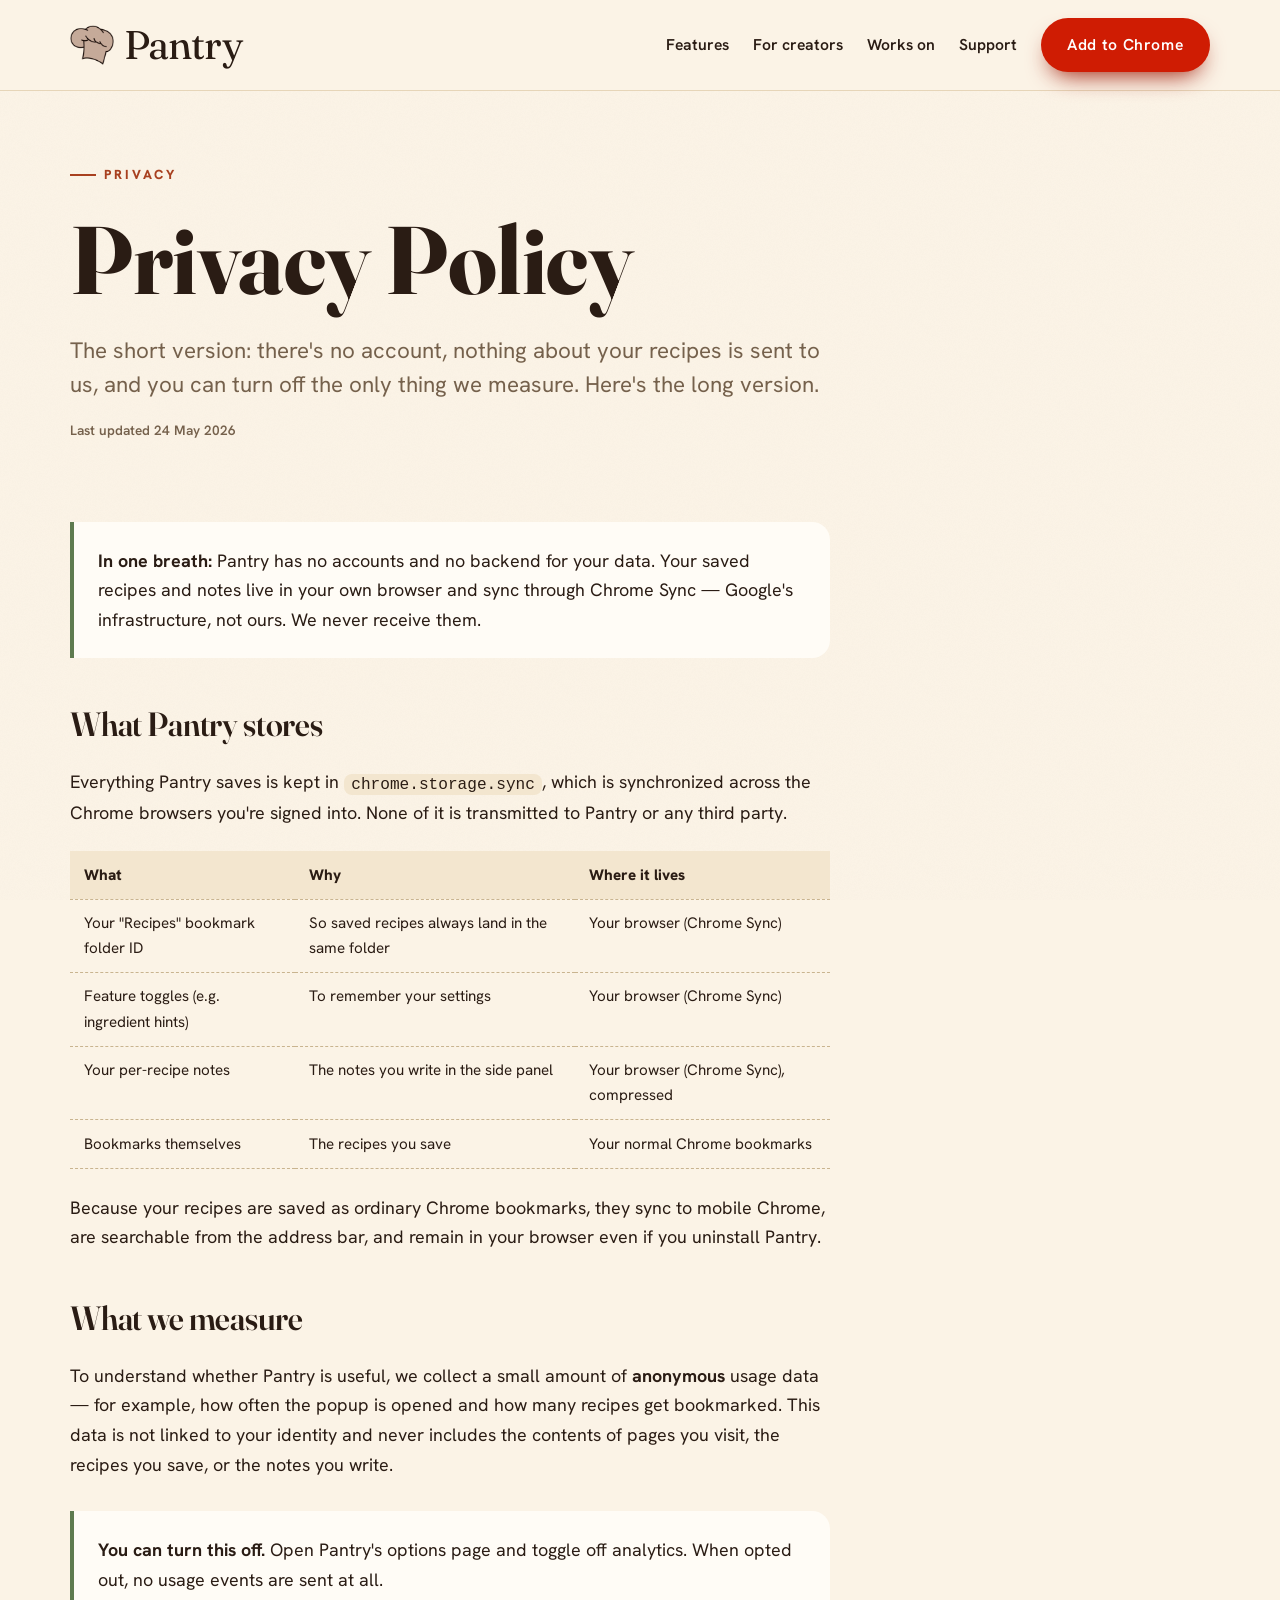
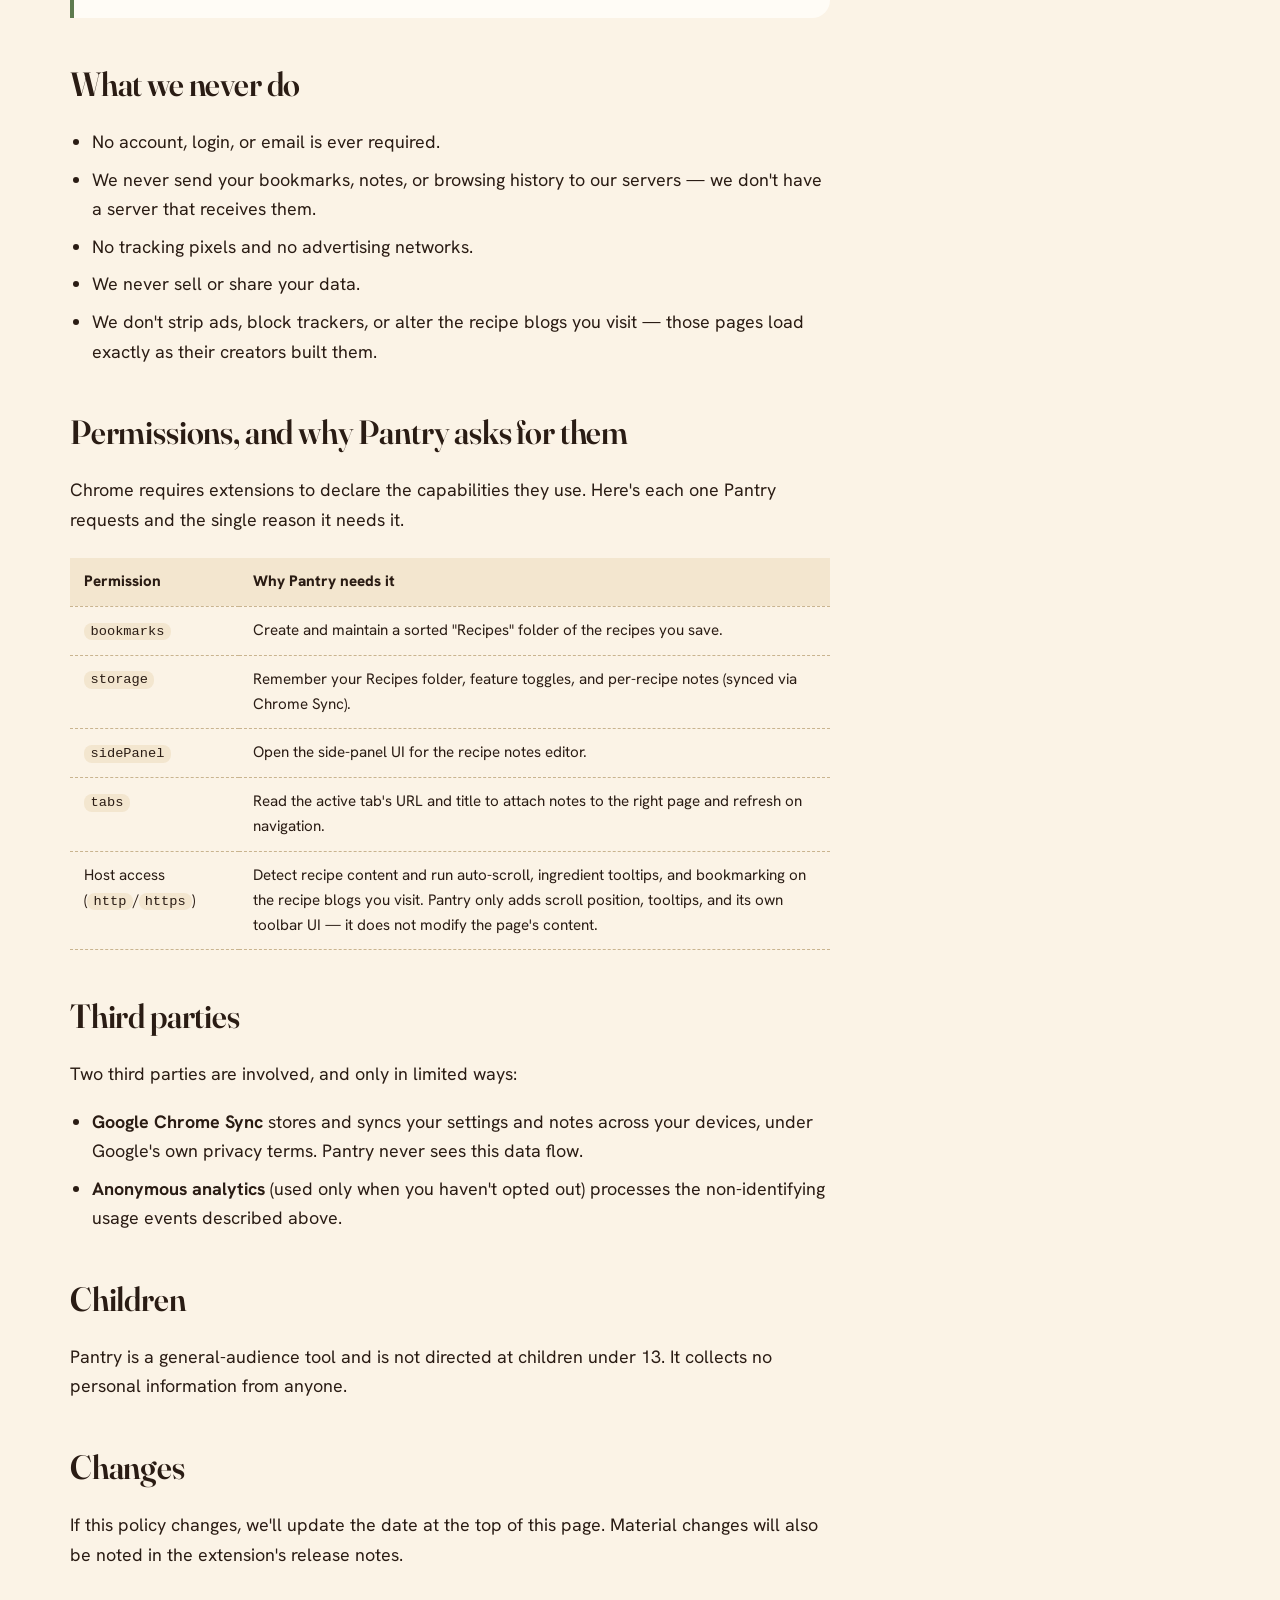
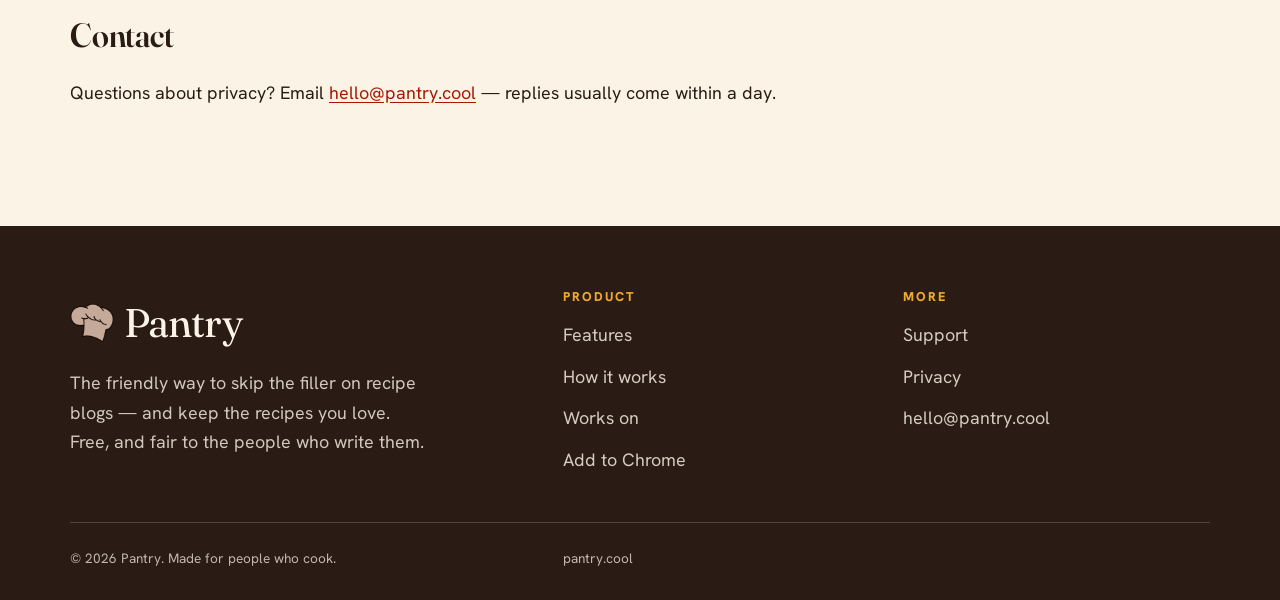
<file: privacy.html>
<!DOCTYPE html>
<html lang="en" class="no-js">
<head>
  <meta charset="UTF-8" />
  <meta name="viewport" content="width=device-width, initial-scale=1.0" />
  <title>Privacy Policy — Pantry</title>
  <meta name="description" content="Pantry's privacy policy. No account, no tracking pixels, no data resale. Your bookmarks and notes stay in your browser and sync via Chrome only." />
  <link rel="canonical" href="https://pantry.cool/privacy.html" />
  <meta name="theme-color" content="#fbf3e6" />
  <meta name="robots" content="index, follow" />

  <meta property="og:type" content="website" />
  <meta property="og:site_name" content="Pantry" />
  <meta property="og:title" content="Privacy Policy — Pantry" />
  <meta property="og:description" content="No account, no tracking pixels, no data resale. Your bookmarks and notes stay in your browser and sync via Chrome only." />
  <meta property="og:url" content="https://pantry.cool/privacy.html" />
  <meta property="og:image" content="https://pantry.cool/assets/og.png" />
  <meta property="og:image:width" content="1200" />
  <meta property="og:image:height" content="630" />
  <meta property="og:image:alt" content="Pantry — Skip the story. Save the recipe." />
  <meta name="twitter:card" content="summary_large_image" />
  <meta name="twitter:image" content="https://pantry.cool/assets/og.png" />

  <link rel="icon" type="image/png" sizes="512x512" href="/assets/icon-512.png" />
  <link rel="icon" type="image/png" sizes="128x128" href="/assets/icon-128.png" />
  <link rel="apple-touch-icon" href="/assets/icon-512.png" />

  <link rel="preconnect" href="https://fonts.googleapis.com" />
  <link rel="preconnect" href="https://fonts.gstatic.com" crossorigin />
  <link href="https://fonts.googleapis.com/css2?family=Fraunces:ital,opsz,wght@0,9..144,400;0,9..144,600;0,9..144,900;1,9..144,400&family=Hanken+Grotesk:wght@400;500;600;700;800&display=swap" rel="stylesheet" />

  <link rel="stylesheet" href="/css/styles.css" />
  <script>document.documentElement.classList.remove('no-js');</script>
</head>
<body>
  <a class="skip-link" href="#main">Skip to content</a>

  <header class="site-header">
    <div class="wrap">
      <a class="brand" href="/">
        <img src="/assets/icon-128.png" alt="" width="34" height="34" />
        Pantry
      </a>
      <nav class="nav" aria-label="Primary">
        <button class="nav-toggle" aria-expanded="false" aria-controls="nav-links" aria-label="Menu">
          <span></span><span></span><span></span>
        </button>
        <div class="nav-links" id="nav-links">
          <a href="/#features">Features</a>
          <a href="/#creators">For creators</a>
          <a href="/#works-on">Works on</a>
          <a href="/support.html">Support</a>
          <a class="btn" href="https://chromewebstore.google.com/detail/recipe-box/lcfhmcjffbgobdkdhnmmglogcbfkccpc">Add to Chrome</a>
        </div>
      </nav>
    </div>
  </header>

  <main id="main">
    <section class="page-hero">
      <div class="wrap">
        <p class="eyebrow">Privacy</p>
        <h1>Privacy Policy</h1>
        <p class="lead">The short version: there's no account, nothing about your recipes is sent to us, and you can turn off the only thing we measure. Here's the long version.</p>
        <p class="updated">Last updated 24 May 2026</p>
      </div>
    </section>

    <section style="padding-top:0">
      <div class="wrap">
        <div class="prose">
          <div class="callout">
            <p><strong>In one breath:</strong> Pantry has no accounts and no backend for your data. Your saved recipes and notes live in your own browser and sync through Chrome Sync — Google's infrastructure, not ours. We never receive them.</p>
          </div>

          <h2>What Pantry stores</h2>
          <p>Everything Pantry saves is kept in <code>chrome.storage.sync</code>, which is synchronized across the Chrome browsers you're signed into. None of it is transmitted to Pantry or any third party.</p>
          <table>
            <thead>
              <tr><th>What</th><th>Why</th><th>Where it lives</th></tr>
            </thead>
            <tbody>
              <tr><td>Your "Recipes" bookmark folder ID</td><td>So saved recipes always land in the same folder</td><td>Your browser (Chrome Sync)</td></tr>
              <tr><td>Feature toggles (e.g. ingredient hints)</td><td>To remember your settings</td><td>Your browser (Chrome Sync)</td></tr>
              <tr><td>Your per-recipe notes</td><td>The notes you write in the side panel</td><td>Your browser (Chrome Sync), compressed</td></tr>
              <tr><td>Bookmarks themselves</td><td>The recipes you save</td><td>Your normal Chrome bookmarks</td></tr>
            </tbody>
          </table>
          <p>Because your recipes are saved as ordinary Chrome bookmarks, they sync to mobile Chrome, are searchable from the address bar, and remain in your browser even if you uninstall Pantry.</p>

          <h2>What we measure</h2>
          <p>To understand whether Pantry is useful, we collect a small amount of <strong>anonymous</strong> usage data — for example, how often the popup is opened and how many recipes get bookmarked. This data is not linked to your identity and never includes the contents of pages you visit, the recipes you save, or the notes you write.</p>
          <div class="callout">
            <p><strong>You can turn this off.</strong> Open Pantry's options page and toggle off analytics. When opted out, no usage events are sent at all.</p>
          </div>

          <h2>What we never do</h2>
          <ul>
            <li>No account, login, or email is ever required.</li>
            <li>We never send your bookmarks, notes, or browsing history to our servers — we don't have a server that receives them.</li>
            <li>No tracking pixels and no advertising networks.</li>
            <li>We never sell or share your data.</li>
            <li>We don't strip ads, block trackers, or alter the recipe blogs you visit — those pages load exactly as their creators built them.</li>
          </ul>

          <h2>Permissions, and why Pantry asks for them</h2>
          <p>Chrome requires extensions to declare the capabilities they use. Here's each one Pantry requests and the single reason it needs it.</p>
          <table>
            <thead>
              <tr><th>Permission</th><th>Why Pantry needs it</th></tr>
            </thead>
            <tbody>
              <tr><td><code>bookmarks</code></td><td>Create and maintain a sorted "Recipes" folder of the recipes you save.</td></tr>
              <tr><td><code>storage</code></td><td>Remember your Recipes folder, feature toggles, and per-recipe notes (synced via Chrome Sync).</td></tr>
              <tr><td><code>sidePanel</code></td><td>Open the side-panel UI for the recipe notes editor.</td></tr>
              <tr><td><code>tabs</code></td><td>Read the active tab's URL and title to attach notes to the right page and refresh on navigation.</td></tr>
              <tr><td>Host access (<code>http</code>/<code>https</code>)</td><td>Detect recipe content and run auto-scroll, ingredient tooltips, and bookmarking on the recipe blogs you visit. Pantry only adds scroll position, tooltips, and its own toolbar UI — it does not modify the page's content.</td></tr>
            </tbody>
          </table>

          <h2>Third parties</h2>
          <p>Two third parties are involved, and only in limited ways:</p>
          <ul>
            <li><strong>Google Chrome Sync</strong> stores and syncs your settings and notes across your devices, under Google's own privacy terms. Pantry never sees this data flow.</li>
            <li><strong>Anonymous analytics</strong> (used only when you haven't opted out) processes the non-identifying usage events described above.</li>
          </ul>

          <h2>Children</h2>
          <p>Pantry is a general-audience tool and is not directed at children under 13. It collects no personal information from anyone.</p>

          <h2>Changes</h2>
          <p>If this policy changes, we'll update the date at the top of this page. Material changes will also be noted in the extension's release notes.</p>

          <h2>Contact</h2>
          <p>Questions about privacy? Email <a href="mailto:hello@pantry.cool">hello@pantry.cool</a> — replies usually come within a day.</p>
        </div>
      </div>
    </section>
  </main>

  <footer class="site-footer">
    <div class="wrap">
      <div class="brand-col">
        <a class="brand" href="/">
          <img src="/assets/icon-128.png" alt="" width="34" height="34" />
          Pantry
        </a>
        <p>The friendly way to skip the filler on recipe blogs — and keep the recipes you love. Free, and fair to the people who write them.</p>
      </div>
      <div>
        <h4>Product</h4>
        <ul>
          <li><a href="/#features">Features</a></li>
          <li><a href="/#how">How it works</a></li>
          <li><a href="/#works-on">Works on</a></li>
          <li><a href="https://chromewebstore.google.com/detail/recipe-box/lcfhmcjffbgobdkdhnmmglogcbfkccpc">Add to Chrome</a></li>
        </ul>
      </div>
      <div>
        <h4>More</h4>
        <ul>
          <li><a href="/support.html">Support</a></li>
          <li><a href="/privacy.html">Privacy</a></li>
          <li><a href="mailto:hello@pantry.cool">hello@pantry.cool</a></li>
        </ul>
      </div>
    </div>
    <div class="wrap footer-base">
      <span>© <span data-year>2026</span> Pantry. Made for people who cook.</span>
      <span>pantry.cool</span>
    </div>
  </footer>

  <script src="/js/main.js"></script>
</body>
</html>
</file>
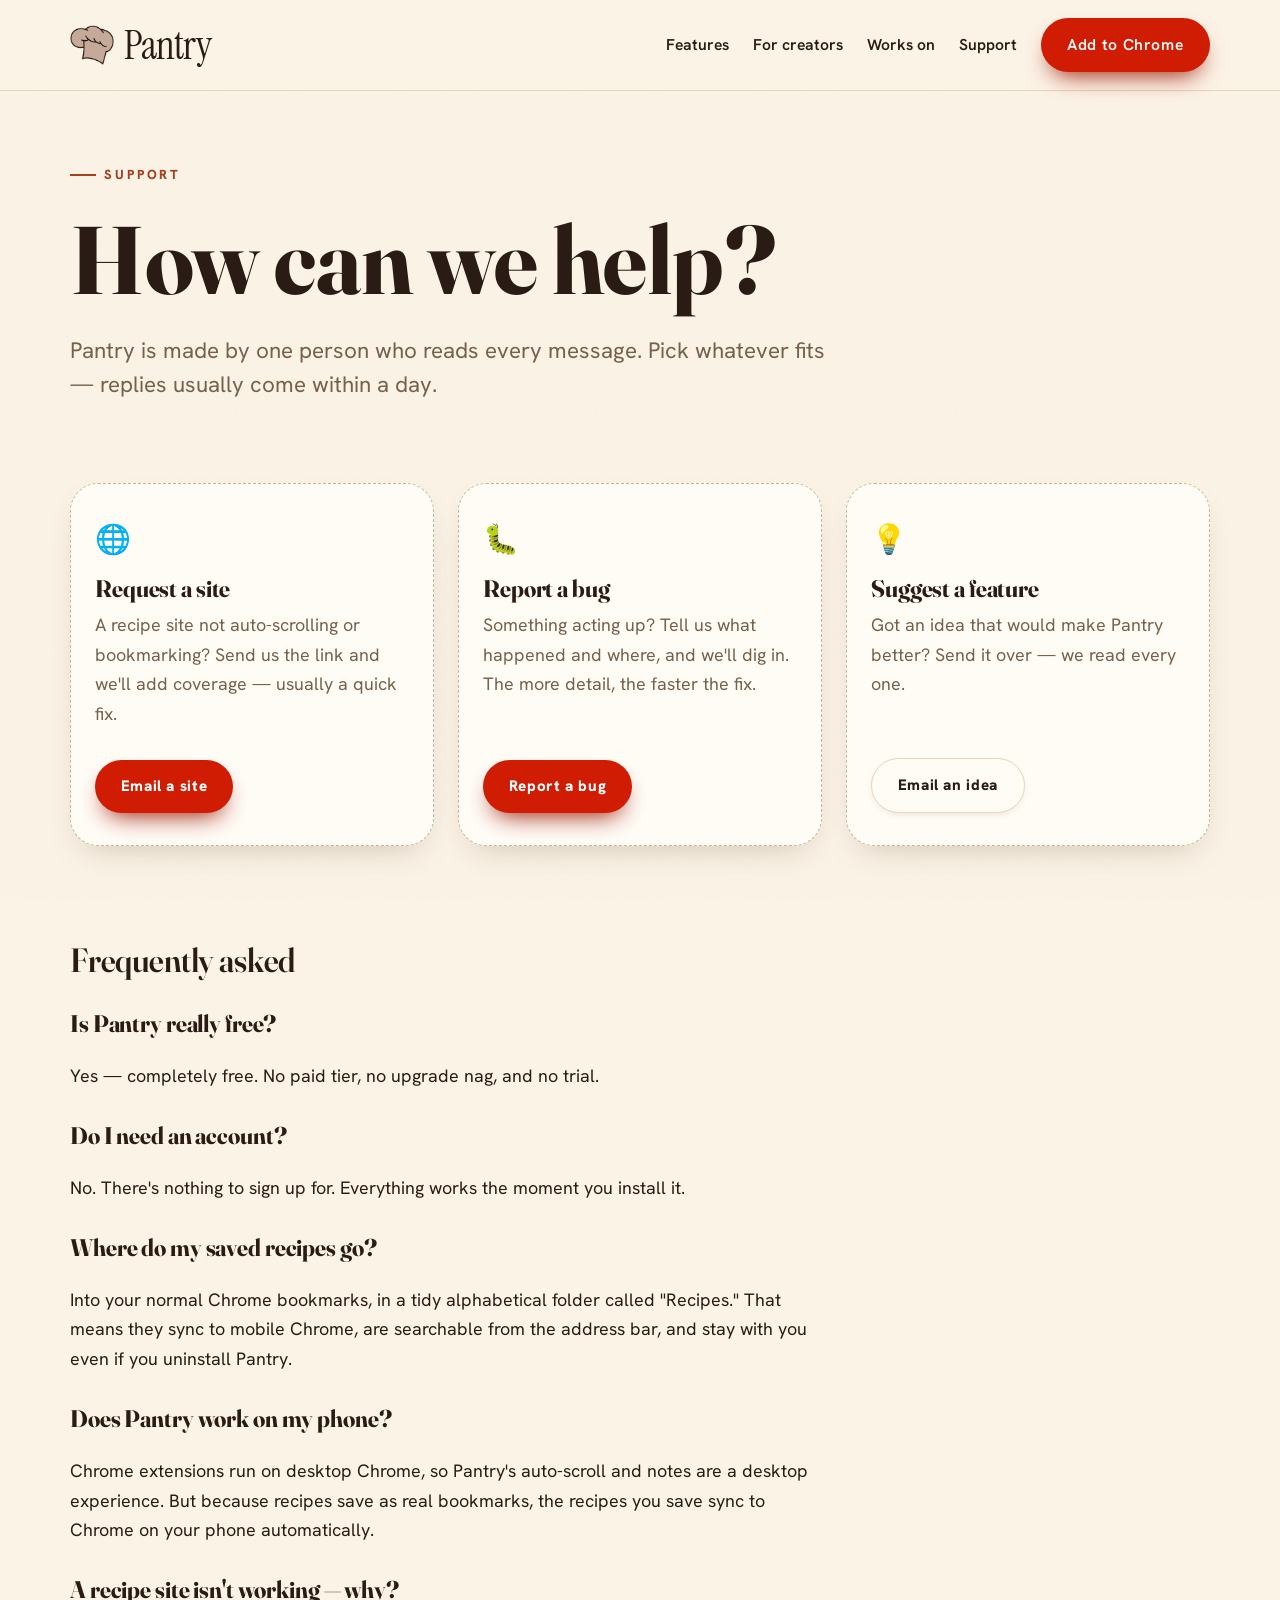
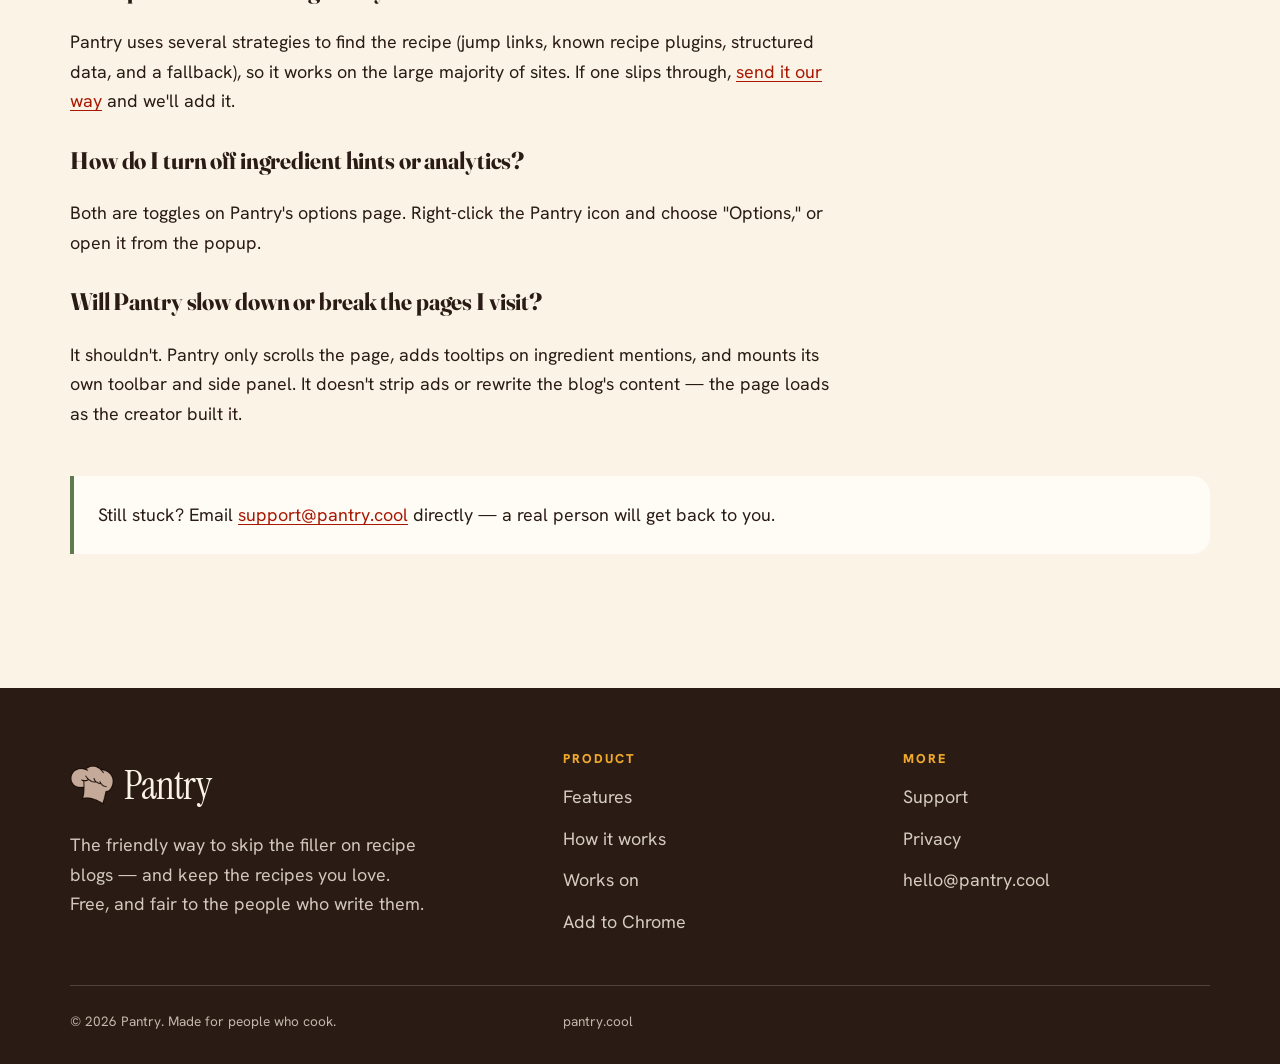
<file: support.html>
<!DOCTYPE html>
<html lang="en" class="no-js">
<head>
  <meta charset="UTF-8" />
  <meta name="viewport" content="width=device-width, initial-scale=1.0" />
  <title>Support — Pantry</title>
  <meta name="description" content="Get help with Pantry. Request support for a recipe site, report a bug, or suggest a feature. Replies usually within a day." />
  <link rel="canonical" href="https://pantry.cool/support.html" />
  <meta name="theme-color" content="#fbf3e6" />
  <meta name="robots" content="index, follow" />

  <meta property="og:type" content="website" />
  <meta property="og:site_name" content="Pantry" />
  <meta property="og:title" content="Support — Pantry" />
  <meta property="og:description" content="Get help with Pantry. Request support for a recipe site, report a bug, or suggest a feature. Replies usually within a day." />
  <meta property="og:url" content="https://pantry.cool/support.html" />
  <meta property="og:image" content="https://pantry.cool/assets/og.png" />
  <meta property="og:image:width" content="1200" />
  <meta property="og:image:height" content="630" />
  <meta property="og:image:alt" content="Pantry — Skip the story. Save the recipe." />
  <meta name="twitter:card" content="summary_large_image" />
  <meta name="twitter:image" content="https://pantry.cool/assets/og.png" />

  <link rel="icon" type="image/png" sizes="512x512" href="/assets/icon-512.png" />
  <link rel="icon" type="image/png" sizes="128x128" href="/assets/icon-128.png" />
  <link rel="apple-touch-icon" href="/assets/icon-512.png" />

  <link rel="preconnect" href="https://fonts.googleapis.com" />
  <link rel="preconnect" href="https://fonts.gstatic.com" crossorigin />
  <link href="https://fonts.googleapis.com/css2?family=Fraunces:ital,opsz,wght@0,9..144,400;0,9..144,600;0,9..144,900;1,9..144,400&family=Hanken+Grotesk:wght@400;500;600;700;800&family=Instrument+Serif&display=swap" rel="stylesheet" />

  <link rel="stylesheet" href="/css/styles.css" />
  <script>document.documentElement.classList.remove('no-js');</script>
</head>
<body>
  <a class="skip-link" href="#main">Skip to content</a>

  <header class="site-header">
    <div class="wrap">
      <a class="brand" href="/">
        <img src="/assets/icon-128.png" alt="" width="34" height="34" />
        Pantry
      </a>
      <nav class="nav" aria-label="Primary">
        <button class="nav-toggle" aria-expanded="false" aria-controls="nav-links" aria-label="Menu">
          <span></span><span></span><span></span>
        </button>
        <div class="nav-links" id="nav-links">
          <a href="/#features">Features</a>
          <a href="/#creators">For creators</a>
          <a href="/#works-on">Works on</a>
          <a href="/support.html">Support</a>
          <a class="btn" href="https://chromewebstore.google.com/detail/recipe-box/lcfhmcjffbgobdkdhnmmglogcbfkccpc">Add to Chrome</a>
        </div>
      </nav>
    </div>
  </header>

  <main id="main">
    <section class="page-hero">
      <div class="wrap">
        <p class="eyebrow">Support</p>
        <h1>How can we&nbsp;help?</h1>
        <p class="lead">Pantry is made by one person who reads every message. Pick whatever fits — replies usually come within a day.</p>
      </div>
    </section>

    <section style="padding-top:0">
      <div class="wrap">
        <div class="support-grid">
          <article class="support-card stitched">
            <div class="ico" aria-hidden="true">🌐</div>
            <h3>Request a site</h3>
            <p>A recipe site not auto-scrolling or bookmarking? Send us the link and we'll add coverage — usually a quick fix.</p>
            <a class="btn" href="mailto:support@pantry.cool?subject=Pantry%3A%20please%20add%20a%20recipe%20site&body=Recipe%20site%20that%20isn't%20working%3A%0A%0ALink%20to%20a%20specific%20recipe%20that%20failed%3A%0A%0AWhat%20happened%20(no%20scroll%2C%20can't%20bookmark%2C%20etc.)%3A%0A">Email a site</a>
          </article>

          <article class="support-card stitched">
            <div class="ico" aria-hidden="true">🐛</div>
            <h3>Report a bug</h3>
            <p>Something acting up? Tell us what happened and where, and we'll dig in. The more detail, the faster the fix.</p>
            <a class="btn" href="mailto:support@pantry.cool?subject=Pantry%20bug%20report&body=What%20happened%3A%0A%0AThe%20site%2Fpage%3A%0A%0AWhat%20you%20expected%3A%0A%0AChrome%20version%3A%0A">Report a bug</a>
          </article>

          <article class="support-card stitched">
            <div class="ico" aria-hidden="true">💡</div>
            <h3>Suggest a feature</h3>
            <p>Got an idea that would make Pantry better? Send it over — we read every one.</p>
            <a class="btn btn--ghost" href="mailto:support@pantry.cool?subject=Pantry%20feature%20idea&body=My%20idea%3A%0A%0AWhy%20it%20would%20help%3A%0A">Email an idea</a>
          </article>
        </div>

        <div class="prose" style="margin-top:var(--s-9)">
          <h2>Frequently asked</h2>

          <h3>Is Pantry really free?</h3>
          <p>Yes — completely free. No paid tier, no upgrade nag, and no trial.</p>

          <h3>Do I need an account?</h3>
          <p>No. There's nothing to sign up for. Everything works the moment you install it.</p>

          <h3>Where do my saved recipes go?</h3>
          <p>Into your normal Chrome bookmarks, in a tidy alphabetical folder called "Recipes." That means they sync to mobile Chrome, are searchable from the address bar, and stay with you even if you uninstall Pantry.</p>

          <h3>Does Pantry work on my phone?</h3>
          <p>Chrome extensions run on desktop Chrome, so Pantry's auto-scroll and notes are a desktop experience. But because recipes save as real bookmarks, the recipes you save sync to Chrome on your phone automatically.</p>

          <h3>A recipe site isn't working — why?</h3>
          <p>Pantry uses several strategies to find the recipe (jump links, known recipe plugins, structured data, and a fallback), so it works on the large majority of sites. If one slips through, <a href="mailto:support@pantry.cool?subject=Pantry%3A%20please%20add%20a%20recipe%20site">send it our way</a> and we'll add it.</p>

          <h3>How do I turn off ingredient hints or analytics?</h3>
          <p>Both are toggles on Pantry's options page. Right-click the Pantry icon and choose "Options," or open it from the popup.</p>

          <h3>Will Pantry slow down or break the pages I visit?</h3>
          <p>It shouldn't. Pantry only scrolls the page, adds tooltips on ingredient mentions, and mounts its own toolbar and side panel. It doesn't strip ads or rewrite the blog's content — the page loads as the creator built it.</p>
        </div>

        <div class="callout" style="margin-top:var(--s-7)">
          <p>Still stuck? Email <a href="mailto:support@pantry.cool">support@pantry.cool</a> directly — a real person will get back to you.</p>
        </div>
      </div>
    </section>
  </main>

  <footer class="site-footer">
    <div class="wrap">
      <div class="brand-col">
        <a class="brand" href="/">
          <img src="/assets/icon-128.png" alt="" width="34" height="34" />
          Pantry
        </a>
        <p>The friendly way to skip the filler on recipe blogs — and keep the recipes you love. Free, and fair to the people who write them.</p>
      </div>
      <div>
        <h4>Product</h4>
        <ul>
          <li><a href="/#features">Features</a></li>
          <li><a href="/#how">How it works</a></li>
          <li><a href="/#works-on">Works on</a></li>
          <li><a href="https://chromewebstore.google.com/detail/recipe-box/lcfhmcjffbgobdkdhnmmglogcbfkccpc">Add to Chrome</a></li>
        </ul>
      </div>
      <div>
        <h4>More</h4>
        <ul>
          <li><a href="/support.html">Support</a></li>
          <li><a href="/privacy.html">Privacy</a></li>
          <li><a href="mailto:hello@pantry.cool">hello@pantry.cool</a></li>
        </ul>
      </div>
    </div>
    <div class="wrap footer-base">
      <span>© <span data-year>2026</span> Pantry. Made for people who cook.</span>
      <span>pantry.cool</span>
    </div>
  </footer>

  <script src="/js/main.js"></script>
</body>
</html>
</file>
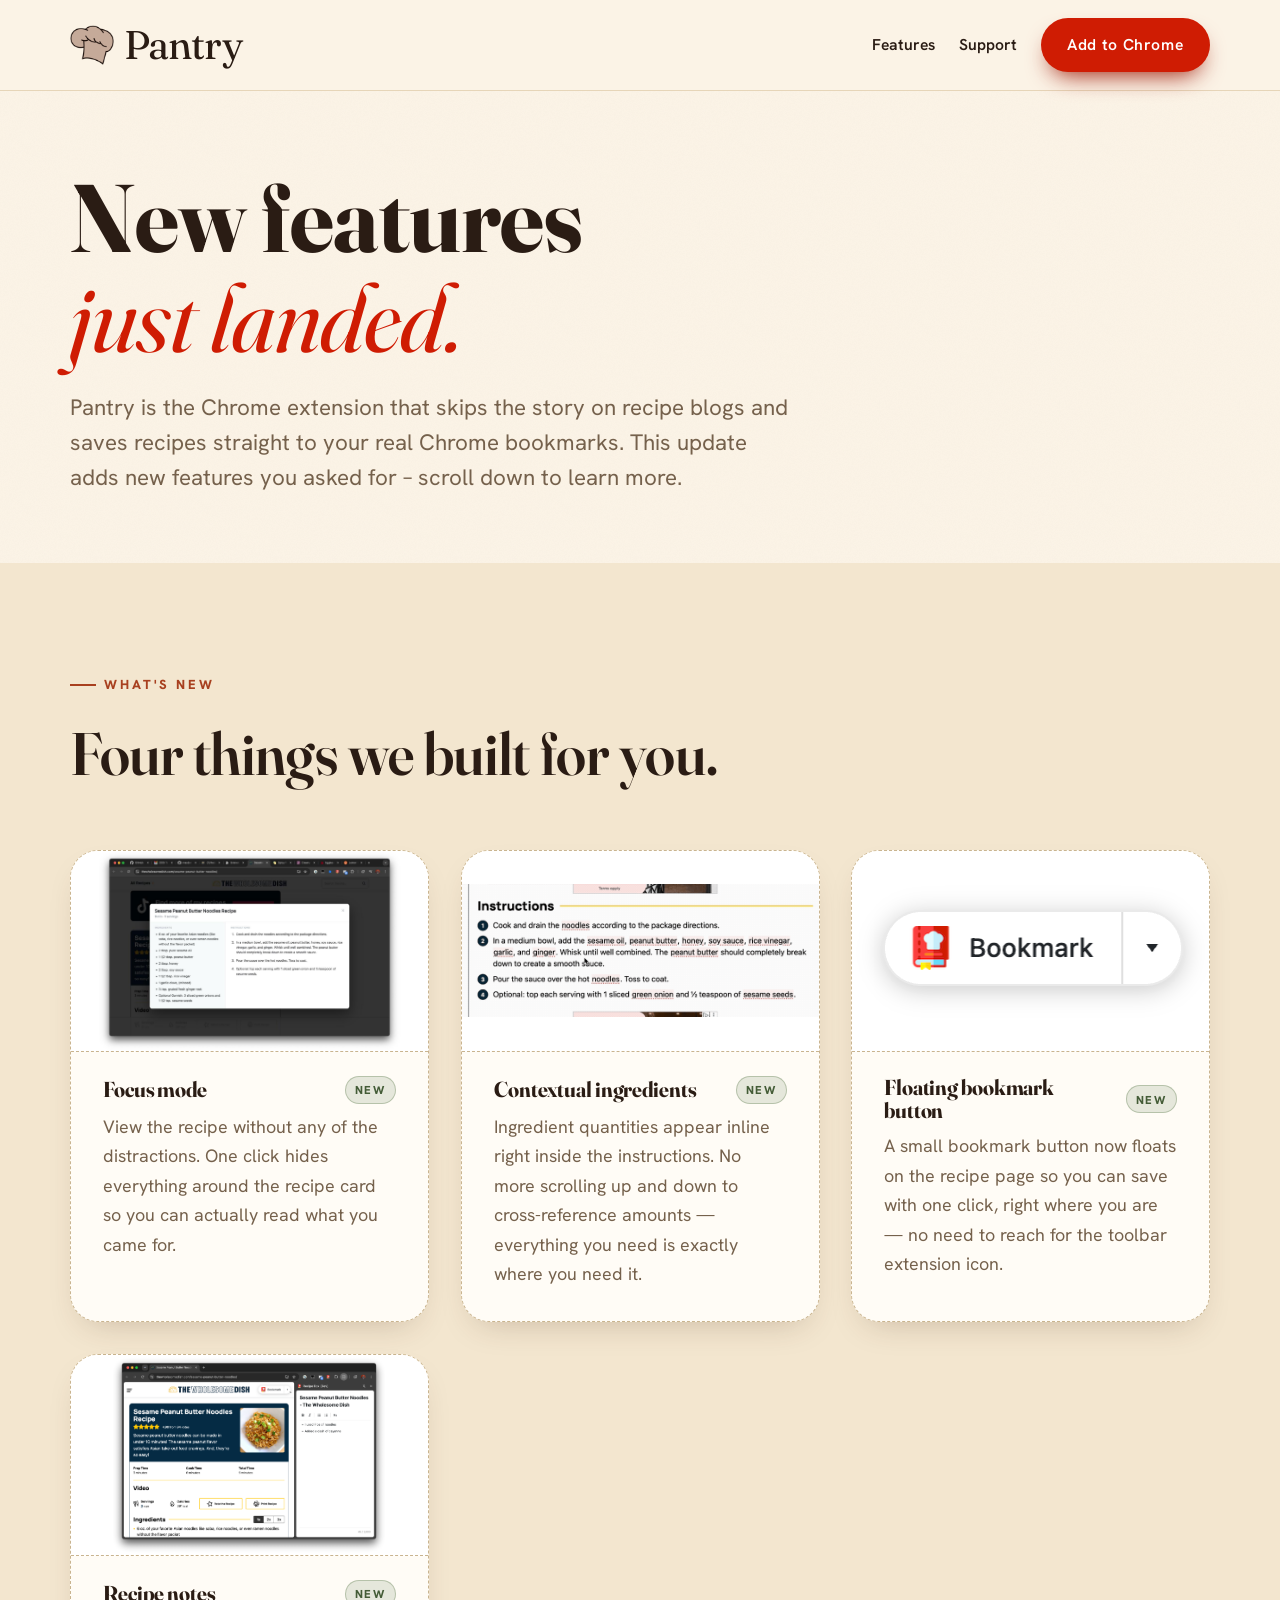
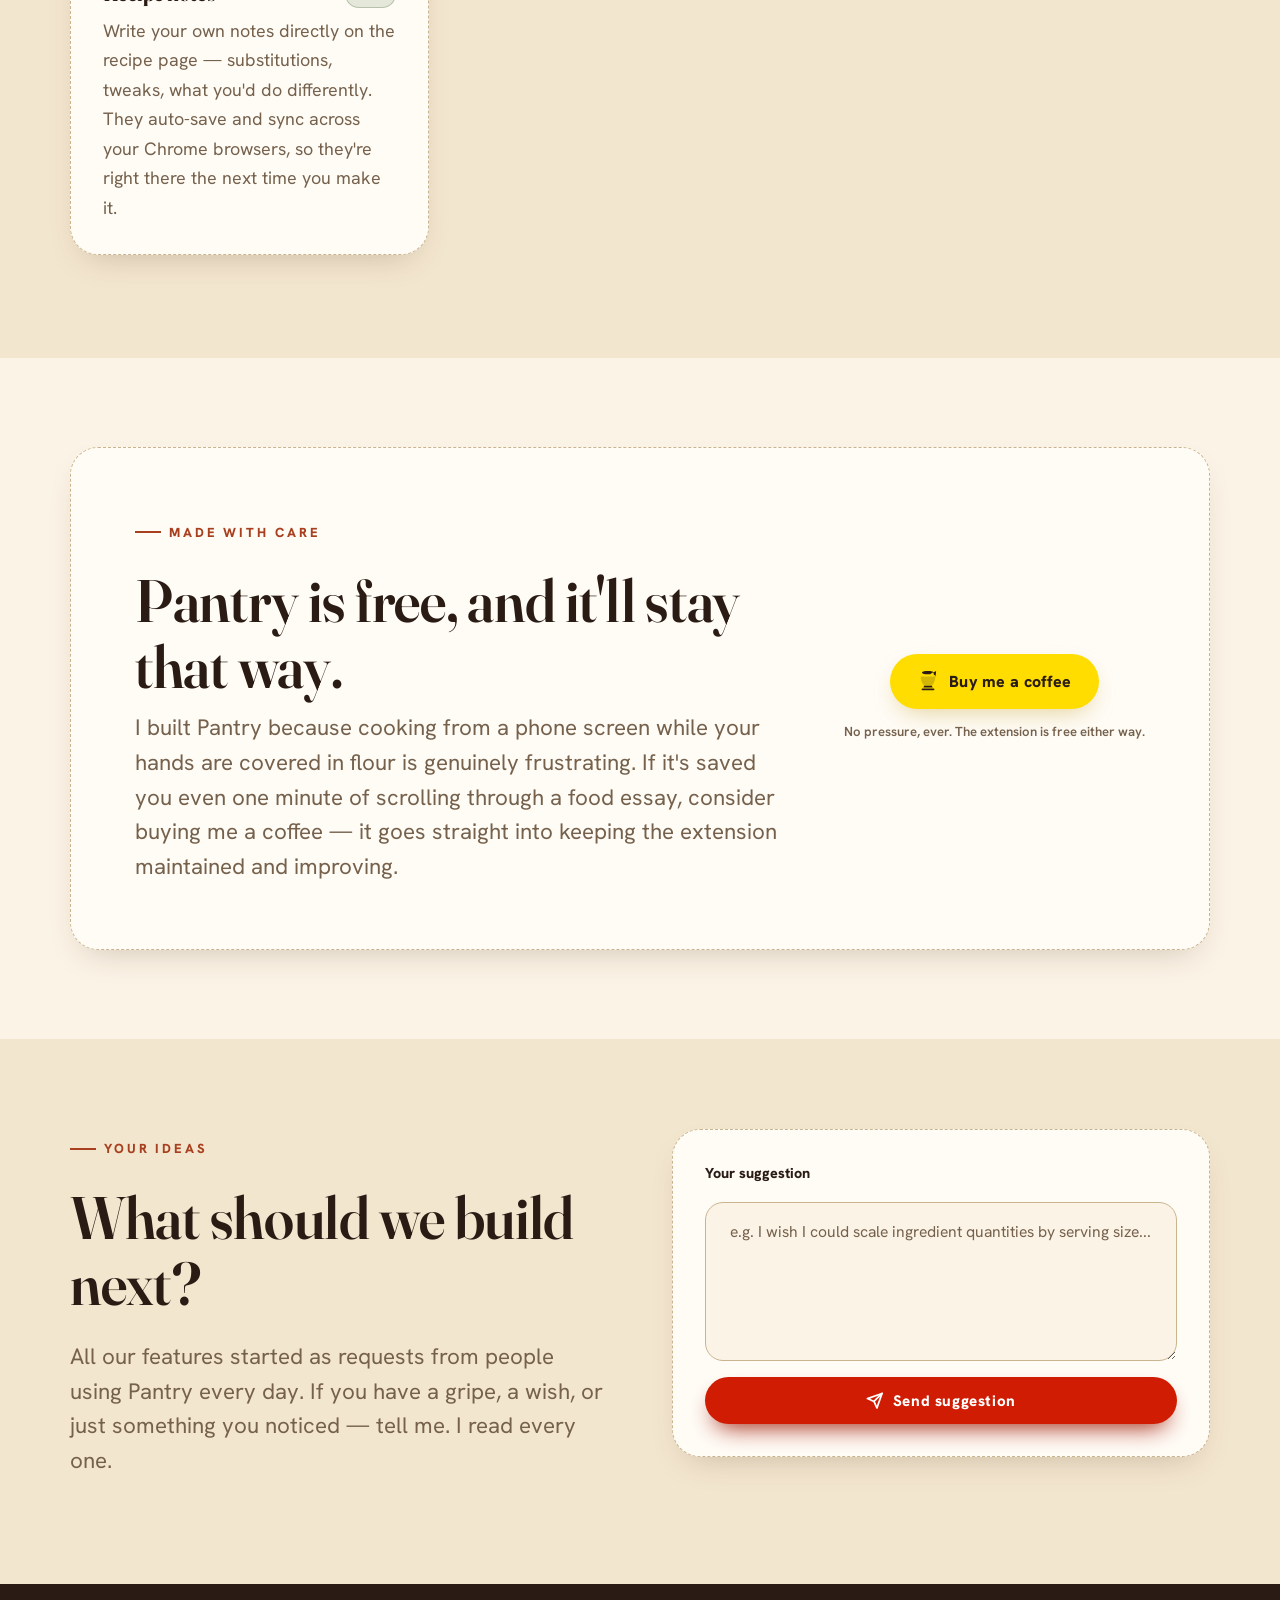
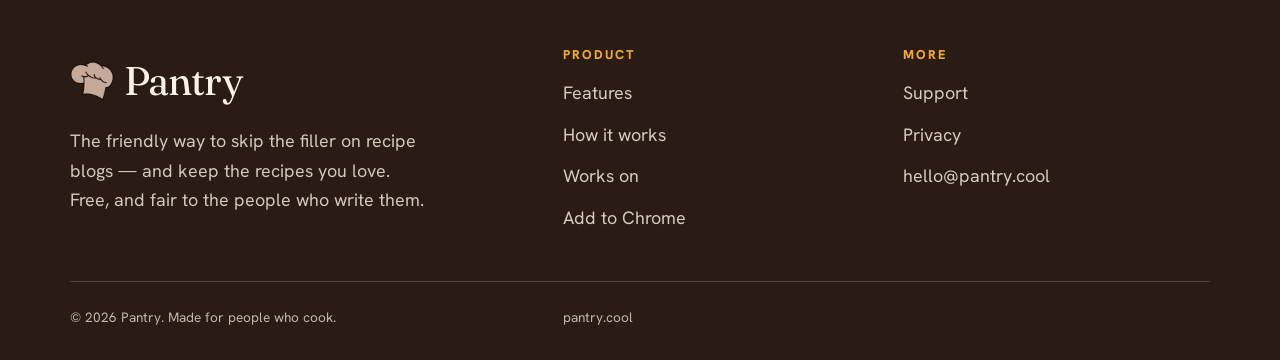
<file: update.html>
<!DOCTYPE html>
<html lang="en" class="no-js">
<head>
  <meta charset="UTF-8" />
  <meta name="viewport" content="width=device-width, initial-scale=1.0" />
  <title>What's New — Pantry</title>
  <meta name="description" content="See what's new in the latest version of Pantry — the Chrome extension that skips the story and saves the recipe." />
  <meta name="robots" content="noindex" />
  <meta name="theme-color" content="#fbf3e6" />

  <link rel="icon" type="image/png" sizes="512x512" href="/assets/icon-512.png" />
  <link rel="icon" type="image/png" sizes="128x128" href="/assets/icon-128.png" />
  <link rel="apple-touch-icon" href="/assets/icon-512.png" />

  <link rel="preconnect" href="https://fonts.googleapis.com" />
  <link rel="preconnect" href="https://fonts.gstatic.com" crossorigin />
  <link href="https://fonts.googleapis.com/css2?family=Fraunces:ital,opsz,wght@0,9..144,400;0,9..144,600;0,9..144,900;1,9..144,400&family=Hanken+Grotesk:wght@400;500;600;700;800&display=swap" rel="stylesheet" />

  <link rel="stylesheet" href="/css/styles.css" />
  <script>document.documentElement.classList.remove('no-js');</script>
</head>
<body>
  <a class="skip-link" href="#main">Skip to content</a>

  <header class="site-header">
    <div class="wrap">
      <a class="brand" href="/">
        <img src="/assets/icon-128.png" alt="" width="34" height="34" />
        Pantry
      </a>
      <nav class="nav" aria-label="Primary">
        <button class="nav-toggle" aria-expanded="false" aria-controls="nav-links" aria-label="Menu">
          <span></span><span></span><span></span>
        </button>
        <div class="nav-links" id="nav-links">
          <a href="/#features">Features</a>
          <a href="/support.html">Support</a>
          <a class="btn" href="https://chromewebstore.google.com/detail/recipe-box/lcfhmcjffbgobdkdhnmmglogcbfkccpc">Add to Chrome</a>
        </div>
      </nav>
    </div>
  </header>

  <main id="main">

    <!-- ================================================= UPDATE HERO -->
    <section class="update-hero">
      <div class="wrap">
        <div class="update-hero-inner">
          <!-- <p class="eyebrow reveal">Just updated</p> -->
          <h1 class="reveal">
            New features<br />
            <span class="serif-ital" style="color: var(--tomato-deep);">just landed.</span>
          </h1>
          <p class="lead reveal">Pantry is the Chrome extension that skips the story on recipe blogs and saves recipes straight to your real Chrome bookmarks. This update adds new features you asked for – scroll down to learn more.</p>
        </div>
      </div>
    </section>

    <!-- ============================================= NEW FEATURES -->
    <section class="new-features band-cream">
      <div class="wrap">
        <p class="eyebrow">What's new</p>
        <h2>Four things we built for you.</h2>
        <div class="new-feature-list">

          <article class="new-feature-card stitched reveal">
            <div class="new-feature-screenshot" aria-hidden="true">
              <img src="/assets/screenshot-focus-mode.jpg" alt="Focus mode shows the recipe in a clean overlay, hiding the rest of the page" class="feature-screenshot-img" />
              <div class="feature-screenshot-placeholder">Screenshot coming</div>
            </div>
            <div class="new-feature-body">
              <div class="new-feature-title-row">
                <h3>Focus mode</h3>
                <span class="new-badge">New</span>
              </div>
              <p>View the recipe without any of the distractions. One click hides everything around the recipe card so you can actually read what you came for.</p>
            </div>
          </article>

          <article class="new-feature-card stitched reveal">
            <div class="new-feature-screenshot" aria-hidden="true">
              <img src="/assets/screenshot-contextual-ingredients.gif" alt="Hovering an ingredient in the instructions shows its full quantity inline" class="feature-screenshot-img" />
              <div class="feature-screenshot-placeholder">Screenshot coming</div>
            </div>
            <div class="new-feature-body">
              <div class="new-feature-title-row">
                <h3>Contextual ingredients</h3>
                <span class="new-badge">New</span>
              </div>
              <p>Ingredient quantities appear inline right inside the instructions. No more scrolling up and down to cross-reference amounts — everything you need is exactly where you need it.</p>
            </div>
          </article>

          <article class="new-feature-card stitched reveal">
            <div class="new-feature-screenshot" aria-hidden="true">
              <img src="/assets/screenshot-floating-bookmark.png" alt="The floating bookmark button on a recipe page" class="feature-screenshot-img" />
              <div class="feature-screenshot-placeholder">Screenshot coming</div>
            </div>
            <div class="new-feature-body">
              <div class="new-feature-title-row">
                <h3>Floating bookmark button</h3>
                <span class="new-badge">New</span>
              </div>
              <p>A small bookmark button now floats on the recipe page so you can save with one click, right where you are — no need to reach for the toolbar extension icon.</p>
            </div>
          </article>

          <article class="new-feature-card stitched reveal">
            <div class="new-feature-screenshot" aria-hidden="true">
              <img src="/assets/screenshot-recipe-notes.png" alt="Recipe notes panel open alongside a recipe page" class="feature-screenshot-img" />
              <div class="feature-screenshot-placeholder">Screenshot coming</div>
            </div>
            <div class="new-feature-body">
              <div class="new-feature-title-row">
                <h3>Recipe notes</h3>
                <span class="new-badge">New</span>
              </div>
              <p>Write your own notes directly on the recipe page — substitutions, tweaks, what you'd do differently. They auto-save and sync across your Chrome browsers, so they're right there the next time you make it.</p>
            </div>
          </article>

        </div>
      </div>
    </section>

    <!-- ============================================ BUY ME A COFFEE -->
    <section class="bmc-section">
      <div class="wrap">
        <div class="bmc-card stitched">
          <div class="bmc-copy">
            <p class="eyebrow">Made with care</p>
            <h2>Pantry is free, and it'll stay that way.</h2>
            <p class="lead">I built Pantry because cooking from a phone screen while your hands are covered in flour is genuinely frustrating. If it's saved you even one minute of scrolling through a food essay, consider buying me a coffee — it goes straight into keeping the extension maintained and improving.</p>
          </div>
          <div class="bmc-action">
            <a class="bmc-btn" href="https://www.buymeacoffee.com/YOUR_BMC_USERNAME" target="_blank" rel="noopener noreferrer">
              <svg viewBox="0 0 24 24" fill="currentColor" aria-hidden="true" width="22" height="22"><path d="M20.216 6.415l-.132-.666c-.119-.598-.388-1.163-1.001-1.379-.197-.069-.42-.098-.57-.241-.152-.143-.196-.366-.231-.572-.065-.378-.125-.756-.192-1.133-.057-.325-.102-.69-.25-.987-.195-.4-.597-.634-.996-.788a5.723 5.723 0 00-.626-.194c-1-.263-2.05-.36-3.077-.416a25.834 25.834 0 00-3.7.062c-.915.083-1.88.184-2.75.5-.318.116-.646.256-.888.501-.297.302-.393.77-.177 1.146.154.267.415.456.692.58.36.162.737.284 1.123.366 1.075.238 2.189.331 3.287.37 1.218.05 2.437.01 3.65-.118.299-.033.598-.073.896-.119.352-.054.578-.513.474-.834-.124-.383-.457-.531-.834-.473-.466.074-.96.108-1.382.146-1.177.08-2.358.082-3.536.006a22.228 22.228 0 01-1.157-.107c-.086-.01-.18-.025-.258-.036-.243-.036-.484-.08-.724-.13-.111-.025-.235-.055-.315-.015-.093.048-.042.191.091.259.19.099.42.157.63.195.32.056.648.082.973.108.662.051 1.325.08 1.99.09a24.61 24.61 0 002.04-.054c.346-.022.692-.054 1.037-.09 2.096-.218 4.252-.722 5.943-2.032.626-.484.99-1.21.749-1.99z"/><path d="M4 6h16c0 3.87-1.343 7.429-3.75 10H7.75C5.343 13.429 4 9.87 4 6z" opacity=".2"/><path d="M7.75 16h8.5l.75 2H7l.75-2z"/><path d="M6 19h12a1 1 0 010 2H6a1 1 0 010-2z"/></svg>
              Buy me a coffee
            </a>
            <p class="bmc-note">No pressure, ever. The extension is free either way.</p>
          </div>
        </div>
      </div>
    </section>

    <!-- ========================================== SUGGEST A FEATURE -->
    <section class="suggest-section band-cream">
      <div class="wrap">
        <div class="suggest-inner">
          <div class="suggest-copy">
            <p class="eyebrow">Your ideas</p>
            <h2>What should we build next?</h2>
            <p class="lead">All our features started as requests from people using Pantry every day. If you have a gripe, a wish, or just something you noticed — tell me. I read every one.</p>
          </div>
          <form
            class="suggest-form stitched"
            action="https://formspree.io/f/mjgdkpng"
            method="POST"
            id="suggest-form"
          >
            <label class="suggest-label" for="suggest-input">Your suggestion</label>
            <textarea
              id="suggest-input"
              name="suggestion"
              class="suggest-textarea"
              rows="5"
              placeholder="e.g. I wish I could scale ingredient quantities by serving size..."
              required
            ></textarea>
            <input type="text" name="_gotcha" style="display:none" aria-hidden="true" tabindex="-1" />
            <button type="submit" class="btn">
              <svg viewBox="0 0 24 24" fill="none" stroke="currentColor" stroke-width="2.4" stroke-linecap="round" stroke-linejoin="round" aria-hidden="true" width="18" height="18"><line x1="22" y1="2" x2="11" y2="13"/><polygon points="22 2 15 22 11 13 2 9 22 2"/></svg>
              Send suggestion
            </button>
            <p class="suggest-thanks" aria-live="polite" hidden>Thanks! I'll take a look.</p>
          </form>
        </div>
      </div>
    </section>

  </main>

  <!-- =================================================== FOOTER -->
  <footer class="site-footer">
    <div class="wrap">
      <div class="brand-col">
        <a class="brand" href="/">
          <img src="/assets/icon-128.png" alt="" width="34" height="34" />
          Pantry
        </a>
        <p>The friendly way to skip the filler on recipe blogs — and keep the recipes you love. Free, and fair to the people who write them.</p>
      </div>
      <div>
        <h4>Product</h4>
        <ul>
          <li><a href="/#features">Features</a></li>
          <li><a href="/#how">How it works</a></li>
          <li><a href="/#works-on">Works on</a></li>
          <li><a href="https://chromewebstore.google.com/detail/recipe-box/lcfhmcjffbgobdkdhnmmglogcbfkccpc">Add to Chrome</a></li>
        </ul>
      </div>
      <div>
        <h4>More</h4>
        <ul>
          <li><a href="/support.html">Support</a></li>
          <li><a href="/privacy.html">Privacy</a></li>
          <li><a href="mailto:hello@pantry.cool">hello@pantry.cool</a></li>
        </ul>
      </div>
    </div>
    <div class="wrap footer-base">
      <span>&copy; <span data-year>2026</span> Pantry. Made for people who cook.</span>
      <span>pantry.cool</span>
    </div>
  </footer>

  <script src="/js/main.js"></script>
  <script>
  (function () {
    var form = document.getElementById('suggest-form');
    var thanks = form && form.querySelector('.suggest-thanks');
    if (!form) return;
    form.addEventListener('submit', function (e) {
      e.preventDefault();
      var data = new FormData(form);
      fetch(form.action, {
        method: 'POST',
        body: data,
        headers: { 'Accept': 'application/json' }
      }).then(function (res) {
        if (res.ok) {
          form.reset();
          if (thanks) { thanks.hidden = false; }
          form.querySelector('button[type="submit"]').disabled = true;
        }
      });
    });
  })();
  </script>
</body>
</html>
</file>
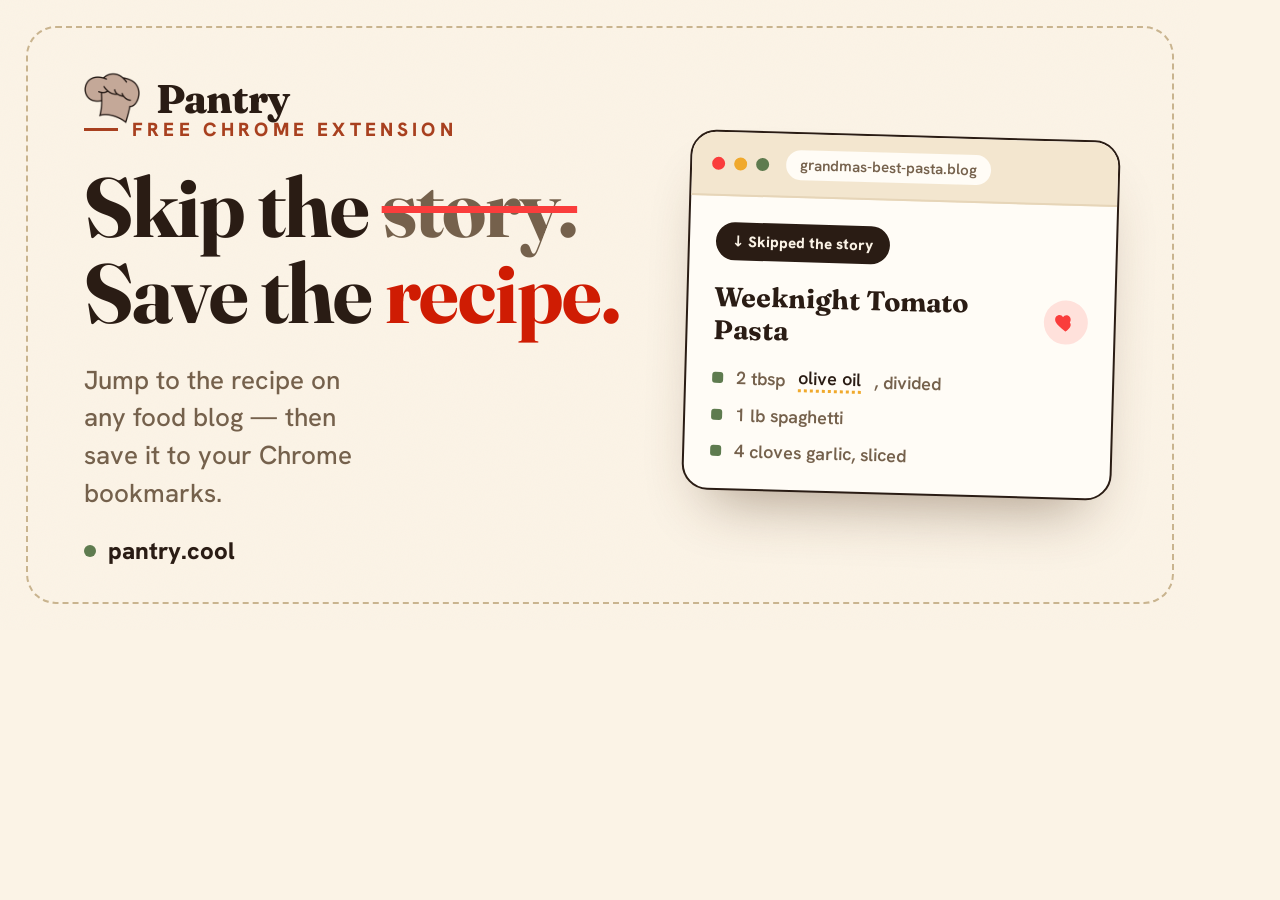
<file: assets/og-source.html>
<!DOCTYPE html>
<!-- Source for assets/og.png (1200×630 Open Graph share image).
     Regenerate: serve the repo, screenshot this file at 1200×630, scale 1.
     See README "Regenerate the OG image". -->
<html lang="en">
<head>
  <meta charset="UTF-8" />
  <meta name="robots" content="noindex" />
  <link rel="preconnect" href="https://fonts.googleapis.com" />
  <link rel="preconnect" href="https://fonts.gstatic.com" crossorigin />
  <link href="https://fonts.googleapis.com/css2?family=Fraunces:opsz,wght@9..144,500;9..144,700;9..144,800&family=Hanken+Grotesk:wght@500;700;800&display=swap" rel="stylesheet" />
  <style>
    :root {
      --paper: #fbf3e6;
      --card: #fffcf6;
      --ink: #2a1c14;
      --ink-soft: #75614c;
      --line-ink: #c9b48f;
      --tomato: #fa3d3c;
      --tomato-deep: #cf1c03;
      --terra-deep: #a8401f;
      --mustard: #f0a92c;
      --herb: #5e7b4f;
      --display: "Fraunces", Georgia, serif;
      --body: "Hanken Grotesk", system-ui, sans-serif;
    }
    * { box-sizing: border-box; margin: 0; padding: 0; }
    html, body { width: 1200px; height: 630px; overflow: hidden; }
    body {
      font-family: var(--body);
      background: var(--paper);
      color: var(--ink);
      position: relative;
      -webkit-font-smoothing: antialiased;
    }
    /* paper grain */
    .grain {
      position: absolute; inset: 0; pointer-events: none; opacity: 0.5;
      background-image: url("data:image/svg+xml,%3Csvg xmlns='http://www.w3.org/2000/svg' width='180' height='180'%3E%3Cfilter id='n'%3E%3CfeTurbulence type='fractalNoise' baseFrequency='0.85' numOctaves='2' stitchTiles='stitch'/%3E%3C/filter%3E%3Crect width='100%25' height='100%25' filter='url(%23n)' opacity='0.045'/%3E%3C/svg%3E");
    }
    /* dashed stitch frame */
    .frame {
      position: absolute; inset: 26px;
      border: 2px dashed var(--line-ink);
      border-radius: 30px;
    }
    .stage {
      position: relative; height: 100%;
      display: grid; grid-template-columns: 1fr 430px;
      align-items: center; gap: 56px;
      padding: 76px 84px;
    }
    .brand {
      position: absolute; top: 70px; left: 84px;
      display: flex; align-items: center; gap: 16px;
    }
    .brand img { width: 56px; height: 56px; }
    .brand span { font-family: var(--display); font-weight: 800; font-size: 40px; letter-spacing: -0.02em; }
    .eyebrow {
      font-family: var(--body); font-weight: 800; font-size: 19px;
      letter-spacing: 0.22em; text-transform: uppercase; color: var(--terra-deep);
      display: flex; align-items: center; gap: 14px; margin-bottom: 22px;
    }
    .eyebrow::before { content: ""; width: 34px; height: 3px; background: currentColor; }
    h1 {
      font-family: var(--display); font-weight: 700;
      font-size: 84px; line-height: 1.02; letter-spacing: -0.015em;
      margin-bottom: 26px;
    }
    h1 .strike {
      color: var(--ink-soft);
      text-decoration: line-through;
      text-decoration-color: var(--tomato);
      text-decoration-thickness: 7px;
    }
    h1 .pop { color: var(--tomato-deep); }
    .sub { font-size: 26px; line-height: 1.45; color: var(--ink-soft); font-weight: 500; max-width: 19ch; }
    .url {
      position: absolute; bottom: 64px; left: 84px;
      font-family: var(--body); font-weight: 800; font-size: 24px; color: var(--ink);
      display: flex; align-items: center; gap: 12px;
    }
    .url .dot { width: 12px; height: 12px; border-radius: 50%; background: var(--herb); }

    /* recipe card */
    .col-right { display: flex; justify-content: center; }
    .recipe {
      width: 430px; background: var(--card);
      border: 2px solid var(--ink); border-radius: 26px;
      box-shadow: 0 34px 60px -28px rgba(74,44,20,0.45);
      overflow: hidden; transform: rotate(1.6deg);
    }
    .bar { display: flex; align-items: center; gap: 9px; padding: 16px 20px; background: #f3e6cf; border-bottom: 2px solid #e6d5b8; }
    .bar i { width: 13px; height: 13px; border-radius: 50%; background: var(--line-ink); }
    .bar i:nth-child(1) { background: var(--tomato); }
    .bar i:nth-child(2) { background: var(--mustard); }
    .bar i:nth-child(3) { background: var(--herb); }
    .bar .u { margin-left: 8px; font-size: 15px; color: var(--ink-soft); background: var(--card); border-radius: 999px; padding: 5px 14px; font-weight: 600; }
    .body { padding: 26px; position: relative; }
    .pill {
      display: inline-block; background: var(--ink); color: var(--paper);
      font-family: var(--body); font-weight: 800; font-size: 15px;
      padding: 9px 16px; border-radius: 999px; margin-bottom: 20px;
    }
    .rtitle { font-family: var(--display); font-weight: 700; font-size: 27px; display: flex; align-items: center; justify-content: space-between; gap: 14px; margin-bottom: 18px; }
    .heart { width: 44px; height: 44px; border-radius: 50%; background: rgba(250,61,60,0.14); color: var(--tomato); display: grid; place-items: center; flex: none; }
    .heart svg { width: 24px; height: 24px; }
    ul { list-style: none; display: grid; gap: 13px; }
    li { display: flex; align-items: center; gap: 13px; font-size: 18px; color: var(--ink-soft); font-weight: 600; }
    li::before { content: ""; width: 11px; height: 11px; border-radius: 3px; background: var(--herb); flex: none; }
    li .hint { color: var(--ink); border-bottom: 3px dotted var(--mustard); }
  </style>
</head>
<body>
  <div class="grain"></div>
  <div class="frame"></div>

  <div class="brand">
    <img src="/assets/icon-512.png" alt="" />
    <span>Pantry</span>
  </div>

  <div class="stage">
    <div class="col-left">
      <div class="eyebrow">Free Chrome extension</div>
      <h1>Skip the <span class="strike">story.</span><br />Save the <span class="pop">recipe.</span></h1>
      <p class="sub">Jump to the recipe on any food blog — then save it to your Chrome bookmarks.</p>
    </div>

    <div class="col-right">
      <div class="recipe">
        <div class="bar"><i></i><i></i><i></i><span class="u">grandmas-best-pasta.blog</span></div>
        <div class="body">
          <span class="pill">↓ Skipped the story</span>
          <div class="rtitle">
            Weeknight Tomato Pasta
            <span class="heart"><svg viewBox="0 0 24 24" fill="currentColor"><path d="M12 21s-7.5-4.9-10-9.1C.4 9 1.3 5.7 4.2 4.8c2-.6 3.9.3 4.8 1.9.9-1.6 2.8-2.5 4.8-1.9 2.9.9 3.8 4.2 2.2 7.1C19.5 16.1 12 21 12 21z"/></svg></span>
          </div>
          <ul>
            <li>2 tbsp <span class="hint">olive oil</span>, divided</li>
            <li>1 lb spaghetti</li>
            <li>4 cloves garlic, sliced</li>
          </ul>
        </div>
      </div>
    </div>
  </div>

  <div class="url"><span class="dot"></span>pantry.cool</div>
</body>
</html>
</file>
<file: css/styles.css>
/* =========================================================================
   Pantry — pantry.cool
   "Warm recipe-card editorial." Cream paper, Fraunces display, stitched
   dashed-border motif lifted from the extension icon's book-spine binding.
   Tomato red (#fa3d3c) is the action color, straight from the product.
   ========================================================================= */

/* ----------------------------------------------------------------- Tokens */
:root {
  /* Palette — a pantry/food kitchen */
  --paper: #fbf3e6;        /* warm cream page */
  --paper-deep: #f3e6cf;   /* deeper cream for alternating bands */
  --card: #fffcf6;         /* warm white card surface */
  --ink: #2a1c14;          /* roasted brown-black text */
  --ink-soft: #75614c;     /* muted brown, secondary text */
  --line: #e6d5b8;         /* warm hairline */
  --line-ink: #c9b48f;     /* stronger dashed-stitch line */

  --tomato: #fa3d3c;       /* bright brand red — decorative accents/icons only */
  --tomato-deep: #cf1c03;  /* primary action: #fff text = 5.5:1 (AA) */
  --tomato-press: #a81701; /* action hover/active: #fff text = 7.5:1 */
  --terra: #db6a4b;        /* terracotta — large/decorative only */
  --terra-deep: #a8401f;   /* terracotta text — AA on both cream surfaces (5.0:1) */
  --mustard: #f0a92c;      /* turmeric / icon ribbon accent (on dark) */
  --herb: #5e7b4f;         /* sage / fresh-produce accent */
  --herb-deep: #445c37;
  --sky: #cfe9f2;          /* light book-page blue, soft accent */

  /* Type */
  --display: "Fraunces", Georgia, "Times New Roman", serif;
  --body: "Hanken Grotesk", system-ui, -apple-system, "Segoe UI", sans-serif;

  /* Spacing scale (rem) */
  --s-1: 0.25rem;
  --s-2: 0.5rem;
  --s-3: 0.75rem;
  --s-4: 1rem;
  --s-5: 1.5rem;
  --s-6: 2rem;
  --s-7: 3rem;
  --s-8: 4rem;
  --s-9: 6rem;
  --s-10: 8rem;

  /* Radii — rounded & friendly */
  --r-sm: 8px;
  --r-md: 18px;
  --r-lg: 28px;
  --r-pill: 999px;

  /* Soft warm-tinted shadows (Lunch Money / Bannerbear soft, not hard offset) */
  --shadow-sm: 0 3px 10px -4px rgba(74, 44, 20, 0.18);
  --shadow-md: 0 14px 34px -16px rgba(74, 44, 20, 0.28);
  --shadow-lg: 0 34px 70px -28px rgba(74, 44, 20, 0.36);

  --maxw: 1140px;
  --ease: cubic-bezier(0.22, 1, 0.36, 1);
}

/* --------------------------------------------------------------- Reset-ish */
*, *::before, *::after { box-sizing: border-box; }

html { scroll-behavior: smooth; -webkit-text-size-adjust: 100%; }

@media (prefers-reduced-motion: reduce) {
  html { scroll-behavior: auto; }
  *, *::before, *::after {
    animation-duration: 0.001ms !important;
    animation-iteration-count: 1 !important;
    transition-duration: 0.001ms !important;
  }
}

body {
  margin: 0;
  font-family: var(--body);
  font-size: clamp(1rem, 0.96rem + 0.2vw, 1.125rem);
  line-height: 1.65;
  color: var(--ink);
  background-color: var(--paper);
  -webkit-font-smoothing: antialiased;
  text-rendering: optimizeLegibility;
  overflow-x: hidden;
}

/* Paper grain — pure CSS atmosphere, no asset */
body::before {
  content: "";
  position: fixed;
  inset: 0;
  z-index: 0;
  pointer-events: none;
  opacity: 0.5;
  background-image: url("data:image/svg+xml,%3Csvg xmlns='http://www.w3.org/2000/svg' width='180' height='180'%3E%3Cfilter id='n'%3E%3CfeTurbulence type='fractalNoise' baseFrequency='0.85' numOctaves='2' stitchTiles='stitch'/%3E%3C/filter%3E%3Crect width='100%25' height='100%25' filter='url(%23n)' opacity='0.045'/%3E%3C/svg%3E");
}

img { max-width: 100%; display: block; }

::selection { background: var(--mustard); color: var(--ink); }

a { color: var(--tomato-press); text-underline-offset: 3px; }

/* ------------------------------------------------------------ Typography */
h1, h2, h3, h4 {
  font-family: var(--display);
  font-weight: 600;            /* semibold reads far cleaner than black */
  line-height: 1.1;
  letter-spacing: -0.005em;    /* relaxed tracking for legibility */
  margin: 0 0 var(--s-5);
  font-variation-settings: "opsz" 120;
}

/* Type scale on Tailwind rem steps, with a wide jump between levels:
   h1 ≈ 5xl→8xl (3→6rem) · h2 ≈ 3xl→6xl (1.875→3.75rem) · h3 ≈ xl→2xl */
h1 { font-size: clamp(2.75rem, 1rem + 7vw, 6rem); font-weight: 700; line-height: 1.04; }
h2 { font-size: clamp(1.875rem, 0.9rem + 3.6vw, 3.75rem); }
h3 { font-size: clamp(1.25rem, 1.05rem + 0.7vw, 1.5rem); font-weight: 700; }

p { margin: 0 0 var(--s-4); }

.lead {
  font-size: clamp(1.15rem, 1.05rem + 0.5vw, 1.4rem);
  color: var(--ink-soft);
  line-height: 1.55;
}

.eyebrow {
  font-family: var(--body);
  font-weight: 800;
  font-size: 0.82rem;
  letter-spacing: 0.22em;
  text-transform: uppercase;
  color: var(--terra-deep);
  margin: 0 0 var(--s-5);
  display: inline-flex;
  align-items: center;
  gap: var(--s-2);
}
.eyebrow::before {
  content: "";
  width: 26px;
  height: 2px;
  background: currentColor;
  display: inline-block;
}

.serif-ital { font-family: var(--display); font-style: italic; font-weight: 400; }

/* ------------------------------------------------------------ Layout bits */
.wrap { width: min(100% - 2.4rem, var(--maxw)); margin-inline: auto; }

section { position: relative; z-index: 1; padding-block: clamp(4.5rem, 8vw, 9.5rem); }

.band-cream { background: var(--paper-deep); }
.band-ink { background: var(--ink); color: var(--paper); }
.band-ink .eyebrow { color: var(--mustard); }
.band-ink h2 { color: var(--paper); }

/* Stitched recipe-card — the recurring motif (dashed binding from the icon) */
.stitched {
  background: var(--card);
  border: 1.5px dashed var(--line-ink);
  border-radius: var(--r-lg);
  box-shadow: var(--shadow-md);
}

/* ---------------------------------------------------------------- Buttons */
.btn {
  --btn-bg: var(--tomato-deep);
  --btn-fg: #fff;
  display: inline-flex;
  align-items: center;
  justify-content: center;
  gap: 0.6em;
  font-family: var(--body);
  font-weight: 800;
  font-size: 0.95rem;
  letter-spacing: 0.04em;
  text-decoration: none;
  color: var(--btn-fg);
  background: var(--btn-bg);
  border: 0;
  border-radius: var(--r-pill);
  padding: 0.9em 1.7em;
  cursor: pointer;
  box-shadow: 0 12px 24px -10px color-mix(in srgb, var(--tomato-deep) 75%, #000);
  transition: transform 0.2s var(--ease), box-shadow 0.2s var(--ease),
              background-color 0.2s var(--ease);
}
.btn:hover {
  background: var(--tomato-press);
  transform: translateY(-3px);
  box-shadow: 0 18px 30px -10px color-mix(in srgb, var(--tomato-press) 72%, #000);
}
.btn:active { transform: translateY(-1px); }
.btn:focus-visible { outline: 3px solid var(--mustard); outline-offset: 3px; }

.btn--ghost {
  --btn-bg: var(--card);
  --btn-fg: var(--ink);
  border: 1.5px solid var(--line);
  box-shadow: var(--shadow-sm);
}
.btn--ghost:hover { background: #fff; transform: translateY(-3px); box-shadow: var(--shadow-md); }

.btn--lg { font-size: 1.05rem; padding: 1em 1.9em; }

.btn svg { width: 1.15em; height: 1.15em; }

/* Inline text link with arrow */
.link-arrow {
  font-weight: 700;
  color: var(--tomato-press);
  text-decoration: none;
  display: inline-flex;
  align-items: center;
  gap: 0.4em;
}
.link-arrow:hover { text-decoration: underline; }
.link-arrow span { transition: transform 0.2s var(--ease); }
.link-arrow:hover span { transform: translateX(4px); }

/* ----------------------------------------------------------------- Header */
.site-header {
  position: sticky;
  top: 0;
  z-index: 50;
  background: color-mix(in srgb, var(--paper) 88%, transparent);
  backdrop-filter: blur(10px);
  border-bottom: 1.5px solid var(--line);
}
.site-header .wrap {
  display: flex;
  align-items: center;
  justify-content: space-between;
  gap: var(--s-4);
  padding-block: var(--s-3);
}
.brand {
  display: inline-flex;
  align-items: center;
  gap: 0.6rem;
  font-family: "Instrument Serif", var(--display);
  font-weight: 400;
  font-size: 2.5rem;
  color: var(--ink);
  text-decoration: none;
  letter-spacing: -0.02em;
}
.brand img { width: 44px; height: 44px; }
.nav { display: flex; align-items: center; gap: var(--s-5); }
.nav a {
  color: var(--ink);
  text-decoration: none;
  font-weight: 600;
  font-size: 0.98rem;
}
.nav a:not(.btn):hover { color: var(--tomato-deep); }
.nav a.btn { color: #fff; }
.nav-links { display: flex; gap: var(--s-5); align-items: center; }

.nav-toggle { display: none; }

@media (max-width: 820px) {
  .nav-links {
    position: fixed;
    inset: 64px 0 auto 0;
    flex-direction: column;
    align-items: stretch;
    gap: 0;
    background: var(--paper);
    border-bottom: 1.5px solid var(--line);
    padding: var(--s-4) var(--s-5) var(--s-6);
    transform: translateY(-120%);
    transition: transform 0.3s var(--ease);
    box-shadow: var(--shadow-md);
  }
  .nav-links.open { transform: translateY(0); }
  .nav-links a { padding-block: var(--s-3); border-bottom: 1px dashed var(--line); }
  .nav-links .btn { margin-top: var(--s-4); }
  .nav-toggle {
    display: inline-flex;
    flex-direction: column;
    gap: 5px;
    background: none;
    border: 0;
    cursor: pointer;
    padding: 8px;
  }
  .nav-toggle span {
    width: 26px; height: 2.5px; background: var(--ink); border-radius: 2px;
    transition: transform 0.25s var(--ease), opacity 0.25s var(--ease);
  }
  .nav-toggle[aria-expanded="true"] span:nth-child(1) { transform: translateY(7.5px) rotate(45deg); }
  .nav-toggle[aria-expanded="true"] span:nth-child(2) { opacity: 0; }
  .nav-toggle[aria-expanded="true"] span:nth-child(3) { transform: translateY(-7.5px) rotate(-45deg); }
}

/* ------------------------------------------------------------------- Hero */
.hero { padding-top: clamp(var(--s-7), 5vw, var(--s-9)); overflow: visible; }
.hero .wrap {
  display: grid;
  grid-template-columns: 1.05fr 0.95fr;
  gap: clamp(var(--s-6), 4vw, var(--s-9));
  align-items: center;
}
.hero h1 { margin-bottom: var(--s-5); }
.hero h1 .strike {
  position: relative;
  color: var(--ink-soft);
  white-space: nowrap;
}
.hero h1 .strike::after {
  content: "";
  position: absolute;
  left: -2%;
  right: -2%;
  top: 52%;
  height: 0.09em;
  background: var(--tomato);
  transform: scaleX(0);
  transform-origin: left;
  border-radius: 2px;
  animation: strike 0.7s var(--ease) 0.9s forwards;
}
.hero h1 .pop { color: var(--tomato-deep); }
.hero .lead { max-width: 30ch; }
.hero-cta { display: flex; flex-wrap: wrap; gap: var(--s-4); margin-top: var(--s-7); align-items: center; }
.hero-trust {
  margin-top: var(--s-5);
  display: flex;
  flex-wrap: wrap;
  gap: var(--s-2) var(--s-5);
  font-size: 0.9rem;
  color: var(--ink-soft);
  font-weight: 600;
}
.hero-trust span { display: inline-flex; align-items: center; gap: 0.4em; }
.hero-trust span::before { content: "✓"; color: var(--herb); font-weight: 900; }

/* Hero visual: a mini browser that "skips the story" to a recipe card */
.demo {
  position: relative;
  border-radius: var(--r-lg);
  background: var(--card);
  border: 1px solid var(--line);
  box-shadow: var(--shadow-lg);
  overflow: hidden;
  transform: rotate(1.2deg);
}
.demo-bar {
  display: flex;
  align-items: center;
  gap: 0.45rem;
  padding: 0.7rem 0.9rem;
  background: var(--paper-deep);
  border-bottom: 1.5px solid var(--line);
}
.demo-bar i { width: 11px; height: 11px; border-radius: 50%; background: var(--line-ink); }
.demo-bar i:nth-child(1) { background: var(--tomato); }
.demo-bar i:nth-child(2) { background: var(--mustard); }
.demo-bar i:nth-child(3) { background: var(--herb); }
.demo-bar .url {
  margin-left: 0.4rem;
  font-size: 0.72rem;
  color: var(--ink-soft);
  background: var(--card);
  border-radius: var(--r-pill);
  padding: 0.2rem 0.7rem;
  font-weight: 600;
}
.demo-body { position: relative; padding: var(--s-5); min-height: 340px; }

/* The "story" that gets skipped */
.story { transition: opacity 0.6s var(--ease); }
.story p {
  height: 0.75rem;
  background: var(--line);
  border-radius: 4px;
  margin-bottom: 0.6rem;
}
.story p:nth-child(1) { width: 90%; }
.story p:nth-child(2) { width: 96%; }
.story p:nth-child(3) { width: 78%; }
.story p:nth-child(4) { width: 88%; }
.story p:nth-child(5) { width: 60%; }
.story-label {
  font-size: 0.72rem;
  font-weight: 800;
  letter-spacing: 0.14em;
  text-transform: uppercase;
  color: var(--line-ink);
  margin-bottom: var(--s-3);
}
.demo.skipped .story { opacity: 0.28; }

/* Skip pill that drops in */
.skip-pill {
  position: absolute;
  left: 50%;
  top: 38%;
  transform: translate(-50%, -50%) scale(0.6);
  opacity: 0;
  background: var(--ink);
  color: var(--paper);
  font-family: var(--body);
  font-weight: 800;
  font-size: 0.82rem;
  letter-spacing: 0.04em;
  padding: 0.55rem 1.1rem;
  border-radius: var(--r-pill);
  box-shadow: var(--shadow-md);
  white-space: nowrap;
}
.skip-pill::after {
  content: "";
  position: absolute;
  left: 50%;
  bottom: -7px;
  transform: translateX(-50%);
  border: 6px solid transparent;
  border-top-color: var(--ink);
}
.demo.skipped .skip-pill { animation: pillIn 0.5s var(--ease) 1.1s forwards; }

/* The recipe card that rises into view */
.recipe-card {
  margin-top: var(--s-5);
  background: var(--paper);
  border: 1.5px dashed var(--line-ink);
  border-radius: var(--r-md);
  padding: var(--s-5);
  transform: translateY(24px);
  opacity: 0;
}
.demo.skipped .recipe-card { animation: cardUp 0.6s var(--ease) 1.3s forwards; }
.recipe-card h4 {
  font-family: var(--display);
  font-size: 1.25rem;
  margin: 0 0 var(--s-3);
  display: flex;
  align-items: center;
  justify-content: space-between;
  gap: var(--s-3);
}
.recipe-card .heart {
  color: var(--tomato);
  background: color-mix(in srgb, var(--tomato) 14%, transparent);
  width: 34px; height: 34px;
  border-radius: 50%;
  display: grid;
  place-items: center;
  flex: none;
}
.recipe-card .heart svg { width: 18px; height: 18px; }
.recipe-card ul { list-style: none; margin: 0; padding: 0; display: grid; gap: 0.55rem; }
.recipe-card li {
  display: flex; align-items: center; gap: 0.6rem;
  font-size: 0.92rem; color: var(--ink-soft); font-weight: 600;
}
.recipe-card li::before {
  content: ""; width: 8px; height: 8px; border-radius: 2px;
  background: var(--herb); flex: none;
}
.recipe-card li .hint { color: var(--ink); border-bottom: 2px dotted var(--mustard); }

@media (max-width: 900px) {
  .hero .wrap { grid-template-columns: 1fr; }
  .demo { transform: rotate(0.8deg); max-width: 460px; margin-inline: auto; }
}

/* ------------------------------------------------------------- Pull quote */
.quote-wrap { max-width: 880px; margin-inline: auto; text-align: center; }
.bigquote {
  font-family: var(--display);
  font-style: normal;
  font-weight: 500;
  font-size: clamp(1.7rem, 1.1rem + 2.6vw, 3.25rem);
  line-height: 1.25;
  letter-spacing: -0.005em;
  color: var(--ink);
  margin: 0 0 var(--s-5);
  position: relative;
}
.bigquote::before {
  content: "“";
  display: block;
  font-size: 3em;
  line-height: 0.5;
  color: var(--terra);
  margin-bottom: 0.1em;
}
.quote-cite { font-weight: 700; color: var(--ink-soft); font-size: 0.95rem; }
.quote-note {
  margin-top: var(--s-6);
  max-width: 56ch;
  margin-inline: auto;
  color: var(--ink-soft);
}

/* ---------------------------------------------------------------- Features */
.feature-grid {
  display: grid;
  grid-template-columns: repeat(auto-fit, minmax(290px, 1fr));
  gap: var(--s-6);
  margin-top: var(--s-8);
}
.feature {
  padding: var(--s-7) var(--s-6);
  transition: transform 0.25s var(--ease), box-shadow 0.25s var(--ease);
}
.feature:nth-child(even) { transform: rotate(-0.5deg); }
.feature:nth-child(odd) { transform: rotate(0.5deg); }
.feature:hover { transform: translateY(-6px) rotate(0); box-shadow: var(--shadow-lg); }
.feature .ico {
  width: 54px; height: 54px;
  border-radius: var(--r-md);
  display: grid; place-items: center;
  font-size: 1.6rem;
  margin-bottom: var(--s-4);
  border: 1.5px solid var(--ink);
}
.feature:nth-child(6n+1) .ico { background: color-mix(in srgb, var(--tomato) 18%, var(--card)); }
.feature:nth-child(6n+2) .ico { background: color-mix(in srgb, var(--mustard) 26%, var(--card)); }
.feature:nth-child(6n+3) .ico { background: color-mix(in srgb, var(--herb) 22%, var(--card)); }
.feature:nth-child(6n+4) .ico { background: color-mix(in srgb, var(--terra) 22%, var(--card)); }
.feature:nth-child(6n+5) .ico { background: var(--sky); }
.feature:nth-child(6n+6) .ico { background: color-mix(in srgb, var(--mustard) 26%, var(--card)); }
.feature h3 { margin-bottom: var(--s-2); }
.feature p { color: var(--ink-soft); margin: 0; font-size: 0.98rem; }

/* ----------------------------------------------------- Fair to creators */
.creators .wrap { display: grid; grid-template-columns: 0.9fr 1.1fr; gap: clamp(var(--s-6), 5vw, var(--s-9)); align-items: center; }
.creators .panel { padding: clamp(var(--s-6), 4vw, var(--s-8)); }
.creators ul { list-style: none; margin: var(--s-5) 0 0; padding: 0; display: grid; gap: var(--s-4); }
.creators li { display: flex; gap: var(--s-4); align-items: flex-start; }
.creators li .mark {
  flex: none; width: 30px; height: 30px; border-radius: 50%;
  display: grid; place-items: center; font-weight: 900;
  background: var(--herb); color: #fff; margin-top: 2px;
}
.creators li.no .mark { background: var(--ink); }
.creators li b { color: var(--ink); }
.creators li span { color: var(--ink-soft); }
@media (max-width: 860px) { .creators .wrap { grid-template-columns: 1fr; } }

/* --------------------------------------------------------- How it works */
.steps { counter-reset: step; display: grid; gap: var(--s-6); margin-top: var(--s-8); grid-template-columns: repeat(auto-fit, minmax(220px, 1fr)); }
.step { position: relative; padding: var(--s-6) var(--s-5) var(--s-5); }
.step::before {
  counter-increment: step;
  content: counter(step);
  font-family: var(--display);
  font-weight: 900;
  font-size: 1.5rem;
  width: 52px; height: 52px;
  display: grid; place-items: center;
  background: var(--tomato-deep);
  color: #fff;
  border: 3px solid var(--card);
  border-radius: 50%;
  position: absolute;
  top: -26px; left: var(--s-5);
  box-shadow: 0 8px 16px -6px color-mix(in srgb, var(--tomato-deep) 75%, #000);
}
.step h3 { font-size: 1.15rem; margin: var(--s-4) 0 var(--s-2); }
.step p { color: var(--ink-soft); margin: 0; font-size: 0.95rem; }

/* ------------------------------------------------------------- Works on */
.works .cols { display: grid; grid-template-columns: repeat(auto-fit, minmax(240px, 1fr)); gap: var(--s-6); margin-top: var(--s-8); }
.works .col h3 { font-size: 1.05rem; color: var(--mustard); margin-bottom: var(--s-3); }
.band-ink .works .col h3 { color: var(--mustard); }
.chips { display: flex; flex-wrap: wrap; gap: 0.5rem; }
.chip {
  font-size: 0.85rem;
  font-weight: 600;
  padding: 0.35rem 0.8rem;
  border-radius: var(--r-pill);
  border: 1px solid color-mix(in srgb, var(--paper) 30%, transparent);
  background: color-mix(in srgb, var(--paper) 8%, transparent);
  color: var(--paper);
}
.works-foot { margin-top: var(--s-8); text-align: center; color: color-mix(in srgb, var(--paper) 88%, transparent); }
.works-foot a { color: var(--mustard); }

/* -------------------------------------------------------- Privacy strip */
.privacy-strip .wrap { display: grid; grid-template-columns: 1fr 1fr; gap: clamp(var(--s-6), 5vw, var(--s-8)); align-items: center; }
.privacy-list { list-style: none; margin: 0; padding: 0; display: grid; gap: var(--s-4); }
.privacy-list li { display: flex; gap: var(--s-3); align-items: flex-start; font-weight: 600; }
.privacy-list li::before { content: "🔒"; flex: none; }
@media (max-width: 760px) { .privacy-strip .wrap { grid-template-columns: 1fr; } }

/* ------------------------------------------------------------- Final CTA */
.final { text-align: center; }
.final .panel { padding: clamp(var(--s-7), 6vw, var(--s-9)); max-width: 760px; margin-inline: auto; }
.final h2 { margin-bottom: var(--s-3); }
.final .lead { margin-inline: auto; max-width: 46ch; }
.final .hero-cta { justify-content: center; }

/* --------------------------------------------------------------- Footer */
.site-footer { background: var(--ink); color: color-mix(in srgb, var(--paper) 80%, transparent); padding-block: var(--s-8) var(--s-6); position: relative; z-index: 1; }
.site-footer .wrap { display: grid; grid-template-columns: 1.5fr 1fr 1fr; gap: var(--s-6); }
.site-footer .brand { color: var(--paper); margin-bottom: var(--s-3); }
.site-footer p { color: color-mix(in srgb, var(--paper) 80%, transparent); max-width: 36ch; }
.site-footer h4 { font-family: var(--body); font-weight: 800; font-size: 0.8rem; letter-spacing: 0.16em; text-transform: uppercase; color: var(--mustard); margin: 0 0 var(--s-4); }
.site-footer ul { list-style: none; margin: 0; padding: 0; display: grid; gap: var(--s-3); }
.site-footer a { color: color-mix(in srgb, var(--paper) 82%, transparent); text-decoration: none; }
.site-footer a:hover { color: var(--paper); text-decoration: underline; }
.footer-base {
  border-top: 1px solid color-mix(in srgb, var(--paper) 18%, transparent);
  margin-top: var(--s-7);
  padding-top: var(--s-5);
  display: flex; flex-wrap: wrap; gap: var(--s-3) var(--s-5);
  justify-content: space-between;
  font-size: 0.85rem;
  color: color-mix(in srgb, var(--paper) 72%, transparent);
}
@media (max-width: 760px) { .site-footer .wrap { grid-template-columns: 1fr 1fr; } .site-footer .brand-col { grid-column: 1 / -1; } }

/* ------------------------------------------------------ Content pages */
.page-hero { padding-top: clamp(var(--s-7), 5vw, var(--s-9)); padding-bottom: var(--s-6); }
.page-hero .lead { max-width: 60ch; }
.page-hero .updated { font-size: 0.85rem; color: var(--ink-soft); font-weight: 600; margin-top: var(--s-3); }
.prose { max-width: 760px; }
.prose h2 { font-size: clamp(1.5rem, 1.2rem + 1.4vw, 2.1rem); margin-top: var(--s-7); }
.prose h3 { margin-top: var(--s-6); }
.prose ul { padding-left: 1.2em; }
.prose li { margin-bottom: var(--s-2); }
.prose table { width: 100%; border-collapse: collapse; margin: var(--s-5) 0; font-size: 0.95rem; }
.prose th, .prose td { text-align: left; padding: 0.7rem 0.9rem; border-bottom: 1px dashed var(--line-ink); vertical-align: top; }
.prose th { font-family: var(--body); font-weight: 800; color: var(--ink); background: var(--paper-deep); }
.prose code { background: var(--paper-deep); padding: 0.1em 0.45em; border-radius: var(--r-sm); font-size: 0.9em; }
.callout { padding: var(--s-5); margin: var(--s-6) 0; border-left: 4px solid var(--herb); background: var(--card); border-radius: 0 var(--r-md) var(--r-md) 0; }
.callout p:last-child { margin-bottom: 0; }

/* Support cards */
.support-grid { display: grid; grid-template-columns: repeat(auto-fit, minmax(260px, 1fr)); gap: var(--s-5); margin-top: var(--s-6); }
.support-card { padding: var(--s-6) var(--s-5); display: flex; flex-direction: column; }
.support-card .ico { font-size: 1.8rem; margin-bottom: var(--s-3); }
.support-card h3 { margin-bottom: var(--s-2); }
.support-card p { color: var(--ink-soft); flex: 1; }
.support-card .btn { align-self: flex-start; margin-top: var(--s-4); }

/* --------------------------------------------------------- Load reveal */
.reveal { opacity: 0; transform: translateY(20px); }
.reveal.in { animation: reveal 0.7s var(--ease) forwards; }
.hero .reveal { animation-delay: 0.05s; }
.hero .reveal:nth-child(2) { animation-delay: 0.12s; }

@keyframes reveal { to { opacity: 1; transform: none; } }
@keyframes strike { to { transform: scaleX(1); } }
@keyframes pillIn { to { opacity: 1; transform: translate(-50%, -50%) scale(1); } }
@keyframes cardUp { to { opacity: 1; transform: none; } }

/* Visible by default if JS/animation disabled */
.no-js .reveal { opacity: 1; transform: none; }
.no-js .story { opacity: 0.28; }
.no-js .skip-pill { opacity: 1; transform: translate(-50%, -50%) scale(1); }
.no-js .recipe-card { opacity: 1; transform: none; }

.visually-hidden {
  position: absolute; width: 1px; height: 1px; padding: 0; margin: -1px;
  overflow: hidden; clip: rect(0 0 0 0); white-space: nowrap; border: 0;
}

.skip-link {
  position: absolute; left: -999px; top: 0; z-index: 100;
  background: var(--ink); color: var(--paper); padding: 0.8rem 1.2rem;
  border-radius: 0 0 var(--r-md) 0; font-weight: 700;
}
.skip-link:focus { left: 0; }

/* --------------------------------------------------------- Update page */
.update-hero { padding-top: clamp(var(--s-7), 6vw, var(--s-10)); padding-bottom: clamp(var(--s-6), 4vw, var(--s-8)); }
.update-hero-inner { max-width: 720px; }
.update-hero h1 { margin-bottom: var(--s-5); }
.update-hero .lead { max-width: 60ch; }

.new-features h2 { margin-bottom: 0; }

.new-feature-list {
  display: grid;
  grid-template-columns: repeat(auto-fit, minmax(300px, 1fr));
  gap: var(--s-6);
  margin-top: var(--s-8);
}

.new-feature-card {
  padding: 0;
  overflow: hidden;
  display: flex;
  flex-direction: column;
  transition: transform 0.25s var(--ease), box-shadow 0.25s var(--ease);
}
.new-feature-card:nth-child(odd)  { transform: rotate(0.4deg); }
.new-feature-card:nth-child(even) { transform: rotate(-0.4deg); }
.new-feature-card:hover { transform: translateY(-5px) rotate(0); box-shadow: var(--shadow-lg); }

.new-feature-screenshot {
  position: relative;
  width: 100%;
  aspect-ratio: 16 / 9;
  background: #fff;
  border-bottom: 1.5px dashed var(--line-ink);
  overflow: hidden;
}

.feature-screenshot-img {
  width: 100%;
  height: 100%;
  object-fit: contain;
  display: block;
}
.feature-screenshot-img:not([hidden]) + .feature-screenshot-placeholder { display: none; }

.feature-screenshot-placeholder {
  position: absolute;
  inset: 0;
  display: flex;
  align-items: center;
  justify-content: center;
  font-family: var(--body);
  font-size: 0.82rem;
  font-weight: 700;
  letter-spacing: 0.1em;
  text-transform: uppercase;
  color: var(--line-ink);
  gap: 0.5em;
}
.feature-screenshot-placeholder::before {
  content: "";
  display: block;
  width: 28px; height: 22px;
  border: 2px solid var(--line-ink);
  border-radius: 4px;
  flex: none;
  background:
    linear-gradient(var(--line-ink) 2px, transparent 2px) 4px 6px / 20px no-repeat,
    linear-gradient(var(--line-ink) 2px, transparent 2px) 4px 11px / 14px no-repeat;
}

.new-feature-body { padding: var(--s-5) var(--s-6) var(--s-6); flex: 1; }

.new-feature-title-row {
  display: flex;
  align-items: center;
  justify-content: space-between;
  gap: var(--s-3);
  margin-bottom: var(--s-2);
}
.new-feature-title-row h3 { margin: 0; font-size: clamp(1.15rem, 1rem + 0.5vw, 1.35rem); }

.new-badge {
  font-family: var(--body);
  font-weight: 800;
  font-size: 0.72rem;
  letter-spacing: 0.16em;
  text-transform: uppercase;
  color: var(--herb-deep);
  background: color-mix(in srgb, var(--herb) 16%, var(--card));
  border: 1px solid color-mix(in srgb, var(--herb) 35%, transparent);
  padding: 0.3em 0.75em;
  border-radius: var(--r-pill);
  white-space: nowrap;
  flex: none;
}

.new-feature-body p { color: var(--ink-soft); margin: 0; }

/* Buy Me a Coffee */
.bmc-section { padding-block: clamp(var(--s-7), 7vw, var(--s-10)); }
.bmc-card {
  display: grid;
  grid-template-columns: 1fr auto;
  gap: clamp(var(--s-6), 5vw, var(--s-9));
  align-items: center;
  padding: clamp(var(--s-7), 5vw, var(--s-9)) clamp(var(--s-6), 5vw, var(--s-8));
}
.bmc-copy h2 { margin-bottom: var(--s-3); }
.bmc-copy .lead { max-width: 56ch; margin-bottom: 0; }
.bmc-action { display: flex; flex-direction: column; align-items: center; gap: var(--s-3); flex: none; }

.bmc-btn {
  display: inline-flex;
  align-items: center;
  gap: 0.6em;
  font-family: var(--body);
  font-weight: 800;
  font-size: 1rem;
  letter-spacing: 0.02em;
  text-decoration: none;
  color: var(--ink);
  background: #ffdd00;
  border-radius: var(--r-pill);
  padding: 0.9em 1.7em;
  white-space: nowrap;
  box-shadow: 0 10px 24px -8px rgba(180, 140, 0, 0.4);
  transition: transform 0.2s var(--ease), box-shadow 0.2s var(--ease), background-color 0.15s;
}
.bmc-btn:hover {
  background: #f5d000;
  transform: translateY(-3px);
  box-shadow: 0 16px 30px -8px rgba(180, 140, 0, 0.5);
}
.bmc-btn:active { transform: translateY(-1px); }

.bmc-note { font-size: 0.82rem; color: var(--ink-soft); font-weight: 600; margin: 0; text-align: center; }

@media (max-width: 760px) {
  .bmc-card { grid-template-columns: 1fr; }
  .bmc-action { align-items: flex-start; }
}

/* Suggest a feature */
.suggest-section { padding-block: clamp(var(--s-7), 7vw, var(--s-10)); }
.suggest-inner {
  display: grid;
  grid-template-columns: 1fr 1fr;
  gap: clamp(var(--s-6), 5vw, var(--s-9));
  align-items: start;
}
.suggest-copy .lead { max-width: 46ch; }

.suggest-form {
  padding: var(--s-6);
  display: flex;
  flex-direction: column;
  gap: var(--s-4);
}

.suggest-label {
  font-weight: 800;
  font-size: 0.9rem;
  color: var(--ink);
}

.suggest-textarea {
  font-family: var(--body);
  font-size: 0.98rem;
  line-height: 1.6;
  color: var(--ink);
  background: var(--paper);
  border: 1.5px solid var(--line-ink);
  border-radius: var(--r-md);
  padding: var(--s-4) var(--s-5);
  resize: vertical;
  width: 100%;
  transition: border-color 0.2s, box-shadow 0.2s;
}
.suggest-textarea:focus {
  outline: none;
  border-color: var(--tomato-deep);
  box-shadow: 0 0 0 3px color-mix(in srgb, var(--tomato) 18%, transparent);
}
.suggest-textarea::placeholder { color: var(--ink-soft); }

.suggest-thanks { color: var(--herb-deep); font-weight: 700; font-size: 0.95rem; margin: 0; }

@media (max-width: 860px) {
  .suggest-inner { grid-template-columns: 1fr; }
}
</file>
